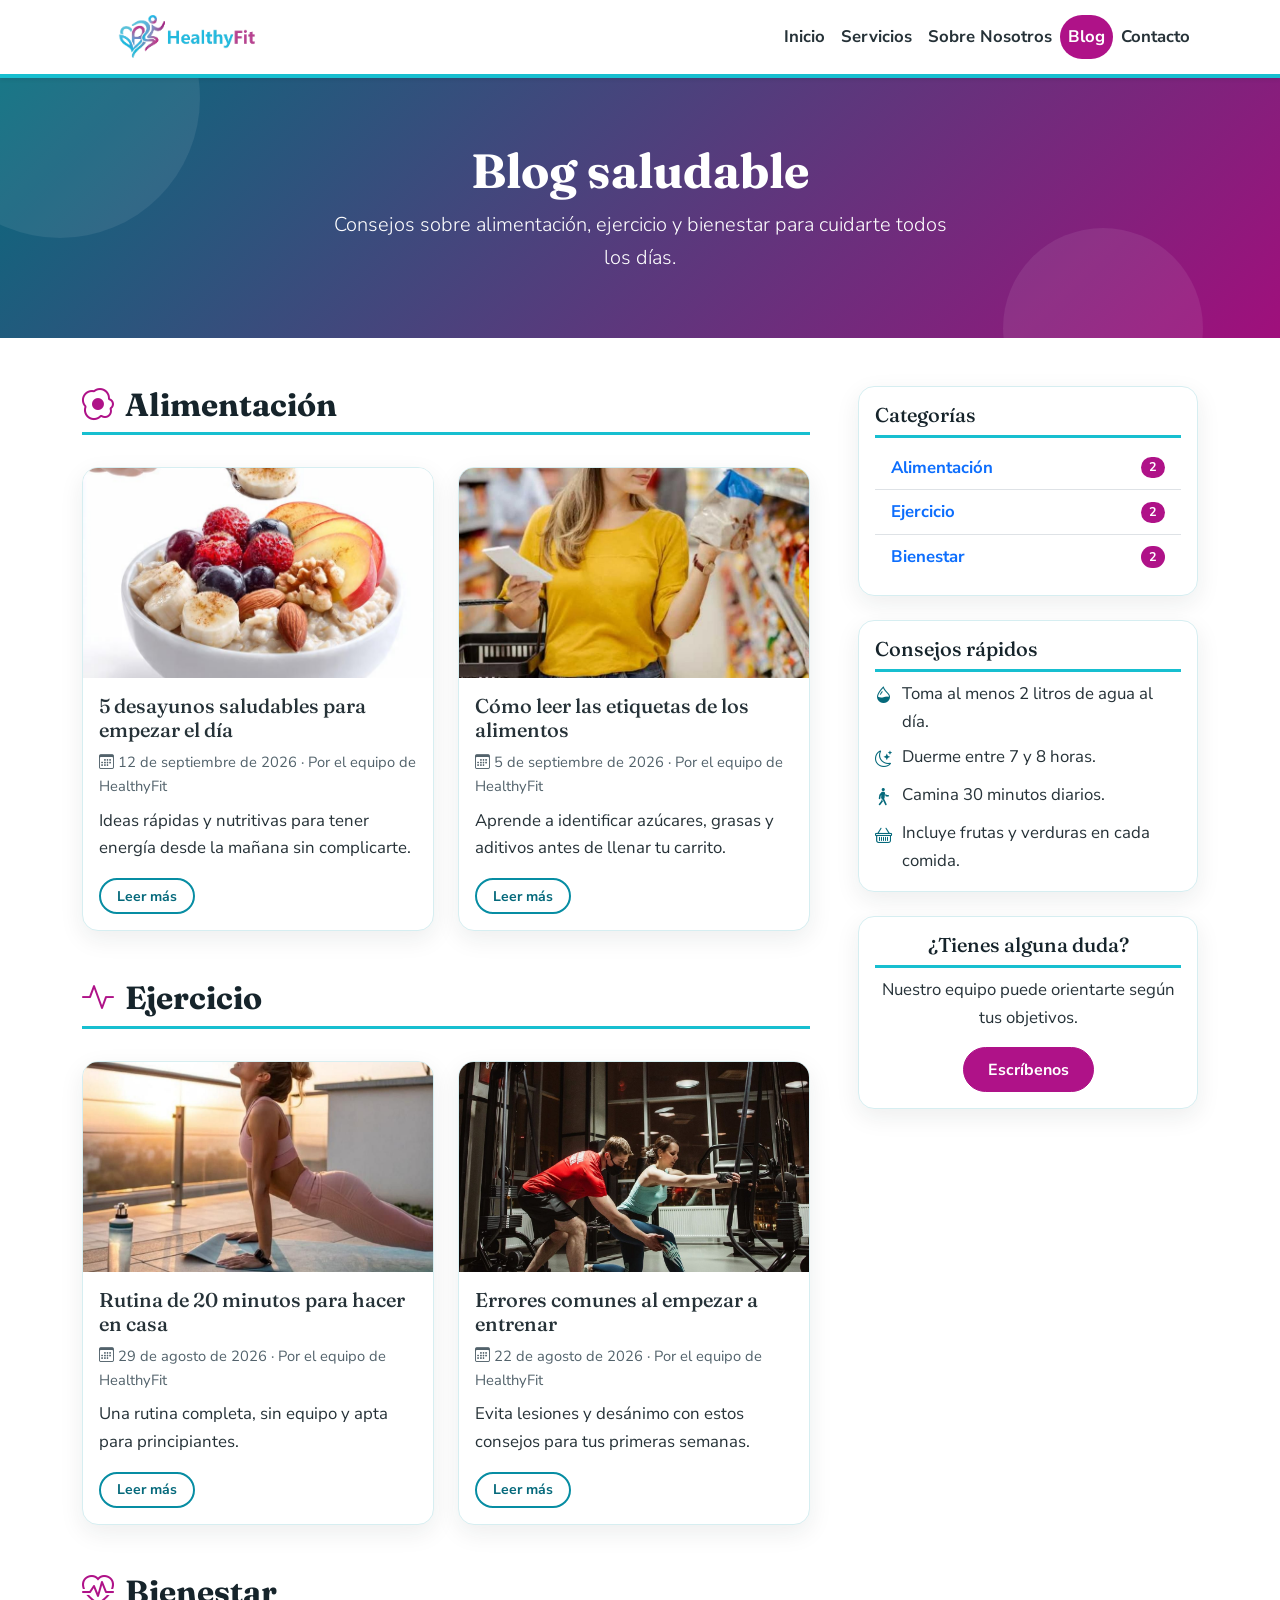
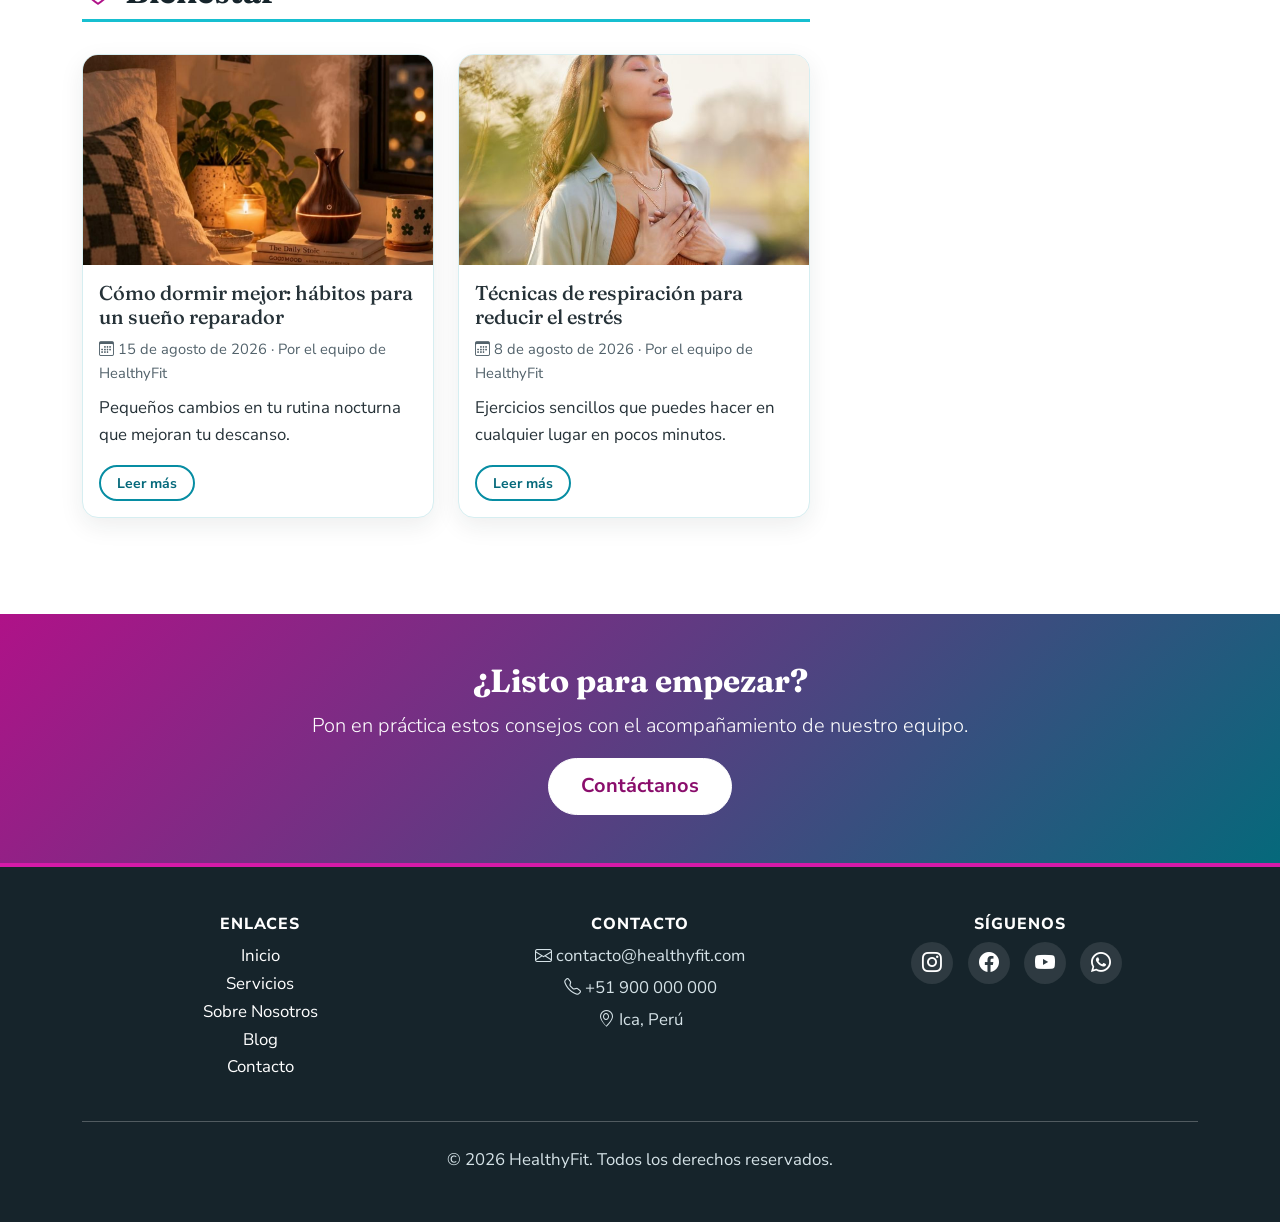
<file: blog.html>
<!DOCTYPE html>
<html lang="es">

<head>
    <meta charset="UTF-8">
    <meta name="viewport" content="width=device-width, initial-scale=1.0">
    <meta name="description" content="Blog de HealthyFit con consejos de alimentación, ejercicio y bienestar para cuidarte todos los días.">
    <meta name="theme-color" content="#17BFD0">
    <title>Blog | HealthyFit: Entrenamiento Personalizado, Nutrición y Bienestar</title>
    <link rel="icon" type="image/png" href="logo/icono.png">

    <!-- Tipografías de Google Fonts: Fraunces (títulos) y Nunito Sans (texto) -->
    <link rel="preconnect" href="https://fonts.googleapis.com">
    <link rel="preconnect" href="https://fonts.gstatic.com" crossorigin>
    <link href="https://fonts.googleapis.com/css2?family=Fraunces:opsz,wght@9..144,600;9..144,700&family=Nunito+Sans:wght@400;600;700;800&display=swap" rel="stylesheet">

    <!-- Bootstrap (cuadrícula, botones, menú) e iconos de Bootstrap -->
    <link href="https://cdn.jsdelivr.net/npm/bootstrap@5.3.8/dist/css/bootstrap.min.css" rel="stylesheet">
    <link rel="stylesheet" href="https://cdn.jsdelivr.net/npm/bootstrap-icons@1.13.1/font/bootstrap-icons.min.css">

    <!-- Estilos propios: primero los generales y después los de esta página -->
    <link rel="stylesheet" href="css/style.css">
    <link rel="stylesheet" href="css/blog.css">
</head>

<body>

    <a class="salto-contenido" href="#contenido">Saltar al contenido</a>

    <!-- ===== MENÚ: queda fijo arriba (sticky-top) y en celular se pliega en el botón hamburguesa ===== -->
    <header class="sticky-top">
        <nav class="navbar navbar-expand-lg shadow-sm" aria-label="Menú principal">
            <div class="container">
                <a class="navbar-brand" href="index.html"><img src="logo/logo_entregable_LISTO_1_-removebg-preview.png" alt="HealthyFit, ir al inicio" width="184" height="45"></a>

                <button class="navbar-toggler" type="button" data-bs-toggle="collapse" data-bs-target="#menuPrincipal" aria-controls="menuPrincipal" aria-expanded="false" aria-label="Mostrar menú">
                    <span class="navbar-toggler-icon"></span>
                </button>

                <div class="collapse navbar-collapse" id="menuPrincipal">
                    <ul class="navbar-nav ms-auto">
                        <li class="nav-item"><a class="nav-link" href="index.html">Inicio</a></li>
                        <li class="nav-item"><a class="nav-link" href="servicios.html">Servicios</a></li>
                        <li class="nav-item"><a class="nav-link" href="nosotros.html">Sobre Nosotros</a></li>
                        <li class="nav-item"><a class="nav-link active" aria-current="page" href="blog.html">Blog</a></li>
                        <li class="nav-item"><a class="nav-link" href="contacto.html">Contacto</a></li>
                    </ul>
                </div>
            </div>
        </nav>
    </header>


    <main id="contenido">

        <!-- ===== BANNER DE TÍTULO ===== -->
        <section class="encabezado-pagina py-5">
            <div class="container py-3">
                <h1 class="display-5 fw-bold">Blog saludable</h1>
                <p class="lead mb-0">Consejos sobre alimentación, ejercicio y bienestar para cuidarte todos los días.</p>
            </div>
        </section>


        <!-- ===== ARTÍCULOS (8 columnas) Y BARRA LATERAL (4 columnas) ===== -->
        <div class="container py-5 seccion-blog">
            <div class="row g-5">

                <!-- Artículos: 3 categorías, 2 tarjetas cada una (row-cols-md-2 = 2 por fila) -->
                <div class="col-lg-8">
                    <section id="alimentacion" class="mb-5">
                        <h2><i class="bi bi-egg-fried" aria-hidden="true"></i> Alimentación</h2>
                        <div class="row row-cols-1 row-cols-md-2 g-4 mt-1">
                            <div class="col">
                                <article class="card tarjeta-blog h-100">
                                    <img src="img/desayuno.jpg" class="card-img-top" alt="Plato de desayuno saludable con avena, fruta y frutos secos" width="736" height="736" loading="lazy">
                                    <div class="card-body">
                                        <h3 class="h5 card-title">5 desayunos saludables para empezar el día</h3>
                                        <p class="small meta mb-2"><i class="bi bi-calendar3" aria-hidden="true"></i> <time datetime="2026-09-12">12 de septiembre de 2026</time> · Por el equipo de HealthyFit</p>
                                        <p class="card-text">Ideas rápidas y nutritivas para tener energía desde la mañana sin complicarte.</p>
                                        <!-- Texto oculto que se despliega con el botón (collapse de Bootstrap) -->
                                        <div class="collapse" id="leer1">
                                            <p>Un buen desayuno combina proteínas, fibra y grasas saludables. Prueba avena con fruta y frutos secos, huevos con pan integral o yogur natural con semillas.</p>
                                            <p>Prepara lo que puedas la noche anterior: así ahorras tiempo y evitas saltarte la primera comida del día.</p>
                                        </div>
                                        <button class="btn btn-marca-borde btn-sm" type="button" data-bs-toggle="collapse" data-bs-target="#leer1" aria-expanded="false" aria-controls="leer1">Leer más</button>
                                    </div>
                                </article>
                            </div>

                            <div class="col">
                                <article class="card tarjeta-blog h-100">
                                    <img src="img/mercado.jpg" class="card-img-top" alt="Persona leyendo la etiqueta nutricional de un producto en el supermercado" width="1080" height="1080" loading="lazy">
                                    <div class="card-body">
                                        <h3 class="h5 card-title">Cómo leer las etiquetas de los alimentos</h3>
                                        <p class="small meta mb-2"><i class="bi bi-calendar3" aria-hidden="true"></i> <time datetime="2026-09-05">5 de septiembre de 2026</time> · Por el equipo de HealthyFit</p>
                                        <p class="card-text">Aprende a identificar azúcares, grasas y aditivos antes de llenar tu carrito.</p>
                                        <!-- Texto oculto que se despliega con el botón (collapse de Bootstrap) -->
                                        <div class="collapse" id="leer2">
                                            <p>Mira primero la lista de ingredientes: los primeros son los que están en mayor cantidad. Si el azúcar aparece entre los primeros, conviene elegir otra opción.</p>
                                            <p>Compara siempre los valores por 100 g, no por porción, para que la comparación sea justa entre productos.</p>
                                        </div>
                                        <button class="btn btn-marca-borde btn-sm" type="button" data-bs-toggle="collapse" data-bs-target="#leer2" aria-expanded="false" aria-controls="leer2">Leer más</button>
                                    </div>
                                </article>
                            </div>
                        </div>
                    </section>

                    <section id="ejercicio" class="mb-5">
                        <h2><i class="bi bi-activity" aria-hidden="true"></i> Ejercicio</h2>
                        <div class="row row-cols-1 row-cols-md-2 g-4 mt-1">
                            <div class="col">
                                <article class="card tarjeta-blog h-100">
                                    <img src="img/ejercicio-casa.jpg" class="card-img-top" alt="Mujer haciendo ejercicios en casa sobre una colchoneta" width="1080" height="1080" loading="lazy">
                                    <div class="card-body">
                                        <h3 class="h5 card-title">Rutina de 20 minutos para hacer en casa</h3>
                                        <p class="small meta mb-2"><i class="bi bi-calendar3" aria-hidden="true"></i> <time datetime="2026-08-29">29 de agosto de 2026</time> · Por el equipo de HealthyFit</p>
                                        <p class="card-text">Una rutina completa, sin equipo y apta para principiantes.</p>
                                        <!-- Texto oculto que se despliega con el botón (collapse de Bootstrap) -->
                                        <div class="collapse" id="leer3">
                                            <p>Alterna 40 segundos de trabajo con 20 de descanso: sentadillas, planchas, zancadas y flexiones apoyando las rodillas. Repite el circuito tres veces.</p>
                                            <p>Calienta cinco minutos antes y estira al terminar. La constancia importa más que la intensidad.</p>
                                        </div>
                                        <button class="btn btn-marca-borde btn-sm" type="button" data-bs-toggle="collapse" data-bs-target="#leer3" aria-expanded="false" aria-controls="leer3">Leer más</button>
                                    </div>
                                </article>
                            </div>

                            <div class="col">
                                <article class="card tarjeta-blog h-100">
                                    <img src="img/entrenador-corrigiendo.jpg" class="card-img-top" alt="Entrenador corrigiendo la postura de una persona en el gimnasio" width="1200" height="1200" loading="lazy">
                                    <div class="card-body">
                                        <h3 class="h5 card-title">Errores comunes al empezar a entrenar</h3>
                                        <p class="small meta mb-2"><i class="bi bi-calendar3" aria-hidden="true"></i> <time datetime="2026-08-22">22 de agosto de 2026</time> · Por el equipo de HealthyFit</p>
                                        <p class="card-text">Evita lesiones y desánimo con estos consejos para tus primeras semanas.</p>
                                        <!-- Texto oculto que se despliega con el botón (collapse de Bootstrap) -->
                                        <div class="collapse" id="leer4">
                                            <p>Querer hacerlo todo el primer día es el error más frecuente. Empieza con poco y aumenta la carga de forma gradual.</p>
                                            <p>Descuidar el calentamiento, la técnica y el descanso también aumenta el riesgo de lesión. Si tienes dudas, pide orientación a un entrenador.</p>
                                        </div>
                                        <button class="btn btn-marca-borde btn-sm" type="button" data-bs-toggle="collapse" data-bs-target="#leer4" aria-expanded="false" aria-controls="leer4">Leer más</button>
                                    </div>
                                </article>
                            </div>
                        </div>
                    </section>

                    <section id="bienestar" class="mb-5">
                        <h2><i class="bi bi-heart-pulse" aria-hidden="true"></i> Bienestar</h2>
                        <div class="row row-cols-1 row-cols-md-2 g-4 mt-1">
                            <div class="col">
                                <article class="card tarjeta-blog h-100">
                                    <img src="img/dormitorio.jpg" class="card-img-top" alt="Dormitorio tranquilo con luz tenue para descansar" width="1080" height="941" loading="lazy">
                                    <div class="card-body">
                                        <h3 class="h5 card-title">Cómo dormir mejor: hábitos para un sueño reparador</h3>
                                        <p class="small meta mb-2"><i class="bi bi-calendar3" aria-hidden="true"></i> <time datetime="2026-08-15">15 de agosto de 2026</time> · Por el equipo de HealthyFit</p>
                                        <p class="card-text">Pequeños cambios en tu rutina nocturna que mejoran tu descanso.</p>
                                        <!-- Texto oculto que se despliega con el botón (collapse de Bootstrap) -->
                                        <div class="collapse" id="leer5">
                                            <p>Acuéstate y levántate a la misma hora todos los días y evita las pantallas al menos una hora antes de dormir.</p>
                                            <p>Mantén el cuarto oscuro y fresco, y evita la cafeína por la tarde. Dormir bien también ayuda a tus resultados en el entrenamiento.</p>
                                        </div>
                                        <button class="btn btn-marca-borde btn-sm" type="button" data-bs-toggle="collapse" data-bs-target="#leer5" aria-expanded="false" aria-controls="leer5">Leer más</button>
                                    </div>
                                </article>
                            </div>

                            <div class="col">
                                <article class="card tarjeta-blog h-100">
                                    <img src="img/respiracion.jpg" class="card-img-top" alt="Persona sentada practicando respiración consciente al aire libre" width="680" height="600" loading="lazy">
                                    <div class="card-body">
                                        <h3 class="h5 card-title">Técnicas de respiración para reducir el estrés</h3>
                                        <p class="small meta mb-2"><i class="bi bi-calendar3" aria-hidden="true"></i> <time datetime="2026-08-08">8 de agosto de 2026</time> · Por el equipo de HealthyFit</p>
                                        <p class="card-text">Ejercicios sencillos que puedes hacer en cualquier lugar en pocos minutos.</p>
                                        <!-- Texto oculto que se despliega con el botón (collapse de Bootstrap) -->
                                        <div class="collapse" id="leer6">
                                            <p>Prueba la respiración 4-4-6: inhala contando hasta cuatro, sostén cuatro segundos y exhala durante seis. Repite durante tres minutos.</p>
                                            <p>Practicarla a diario ayuda a calmar la mente y a recuperar la concentración en momentos de tensión.</p>
                                        </div>
                                        <button class="btn btn-marca-borde btn-sm" type="button" data-bs-toggle="collapse" data-bs-target="#leer6" aria-expanded="false" aria-controls="leer6">Leer más</button>
                                    </div>
                                </article>
                            </div>
                        </div>
                    </section>
                </div>

                <!-- Barra lateral: se queda fija al bajar (sticky-lg-top) -->
                <aside class="col-lg-4">
                    <div class="sticky-lg-top aside-blog">

                        <!-- Categorías con enlaces a cada sección -->
                        <div class="card tarjeta-valor mb-4">
                            <div class="card-body">
                                <h2 class="h5">Categorías</h2>
                                <ul class="list-group list-group-flush">
                                    <li class="list-group-item d-flex justify-content-between align-items-center"><a href="#alimentacion">Alimentación</a><span class="badge rounded-pill">2</span></li>
                                    <li class="list-group-item d-flex justify-content-between align-items-center"><a href="#ejercicio">Ejercicio</a><span class="badge rounded-pill">2</span></li>
                                    <li class="list-group-item d-flex justify-content-between align-items-center"><a href="#bienestar">Bienestar</a><span class="badge rounded-pill">2</span></li>
                                </ul>
                            </div>
                        </div>

                        <!-- Consejos rápidos -->
                        <div class="card tarjeta-valor mb-4">
                            <div class="card-body">
                                <h2 class="h5">Consejos rápidos</h2>
                                <ul class="list-unstyled consejos-rapidos mb-0">
                                    <li class="mb-2"><i class="bi bi-droplet-half" aria-hidden="true"></i> <span>Toma al menos 2 litros de agua al día.</span></li>
                                    <li class="mb-2"><i class="bi bi-moon-stars" aria-hidden="true"></i> <span>Duerme entre 7 y 8 horas.</span></li>
                                    <li class="mb-2"><i class="bi bi-person-walking" aria-hidden="true"></i> <span>Camina 30 minutos diarios.</span></li>
                                    <li><i class="bi bi-basket" aria-hidden="true"></i> <span>Incluye frutas y verduras en cada comida.</span></li>
                                </ul>
                            </div>
                        </div>

                        <!-- Invitación a escribir -->
                        <div class="card tarjeta-valor text-center">
                            <div class="card-body">
                                <h2 class="h5">¿Tienes alguna duda?</h2>
                                <p class="card-text">Nuestro equipo puede orientarte según tus objetivos.</p>
                                <a href="contacto.html" class="btn btn-marca">Escríbenos</a>
                            </div>
                        </div>

                    </div>
                </aside>

            </div>
        </div>

        <!-- ===== LLAMADO A LA ACCIÓN (franja de color con botón) ===== -->
        <section id="empezar" class="cta-final py-5">
            <div class="container">
                <h2>¿Listo para empezar?</h2>
                <p class="lead">Pon en práctica estos consejos con el acompañamiento de nuestro equipo.</p>
                <a href="contacto.html" class="btn btn-claro btn-lg">Contáctanos</a>
            </div>
        </section>
    </main>

    <!-- ===== PIE DE PÁGINA: 3 columnas (enlaces, contacto, redes) ===== -->
    <footer class="pie py-5">
        <div class="container">
            <div class="row g-4 justify-content-center text-center">
                <div class="col-12 col-md-4">
                    <h3>Enlaces</h3>
                    <ul class="list-unstyled">
                        <li><a href="index.html">Inicio</a></li>
                        <li><a href="servicios.html">Servicios</a></li>
                        <li><a href="nosotros.html">Sobre Nosotros</a></li>
                        <li><a href="blog.html">Blog</a></li>
                        <li><a href="contacto.html">Contacto</a></li>
                    </ul>
                </div>
                <div class="col-12 col-md-4">
                    <h3>Contacto</h3>
                    <p class="mb-1"><i class="bi bi-envelope" aria-hidden="true"></i> contacto@healthyfit.com</p>
                    <p class="mb-1"><i class="bi bi-telephone" aria-hidden="true"></i> +51 900 000 000</p>
                    <p class="mb-1"><i class="bi bi-geo-alt" aria-hidden="true"></i> Ica, Perú</p>
                </div>
                <div class="col-12 col-md-4">
                    <h3>Síguenos</h3>
                    <div class="redes d-flex justify-content-center gap-2">
                        <a href="https://www.instagram.com/healthyfit.pe/" class="fs-5" aria-label="Instagram"><i class="bi bi-instagram" aria-hidden="true"></i></a>
                        <a href="https://www.facebook.com/p/Healthy-Fit-61578308243487/" class="fs-5" aria-label="Facebook"><i class="bi bi-facebook" aria-hidden="true"></i></a>
                        <a href="https://www.youtube.com/channel/UCa_a0Wi_1_X09AUdmTHmXrQ" class="fs-5" aria-label="YouTube"><i class="bi bi-youtube" aria-hidden="true"></i></a>
                        <a href="https://wa.link/6nesq2" class="fs-5" aria-label="WhatsApp"><i class="bi bi-whatsapp" aria-hidden="true"></i></a>
                    </div>
                </div>
            </div>
            <hr class="my-4">
            <p class="text-center mb-0">© 2026 HealthyFit. Todos los derechos reservados.</p>
        </div>
    </footer>

    <!-- Bootstrap JS: hace funcionar el menú hamburguesa, el acordeón y los botones "Leer más" -->
    <script src="https://cdn.jsdelivr.net/npm/bootstrap@5.3.8/dist/js/bootstrap.bundle.min.js"></script>
    <!-- Código propio de esta página (carpeta js/) -->
    <script src="js/blog.js"></script>

</body>

</html>
</file>
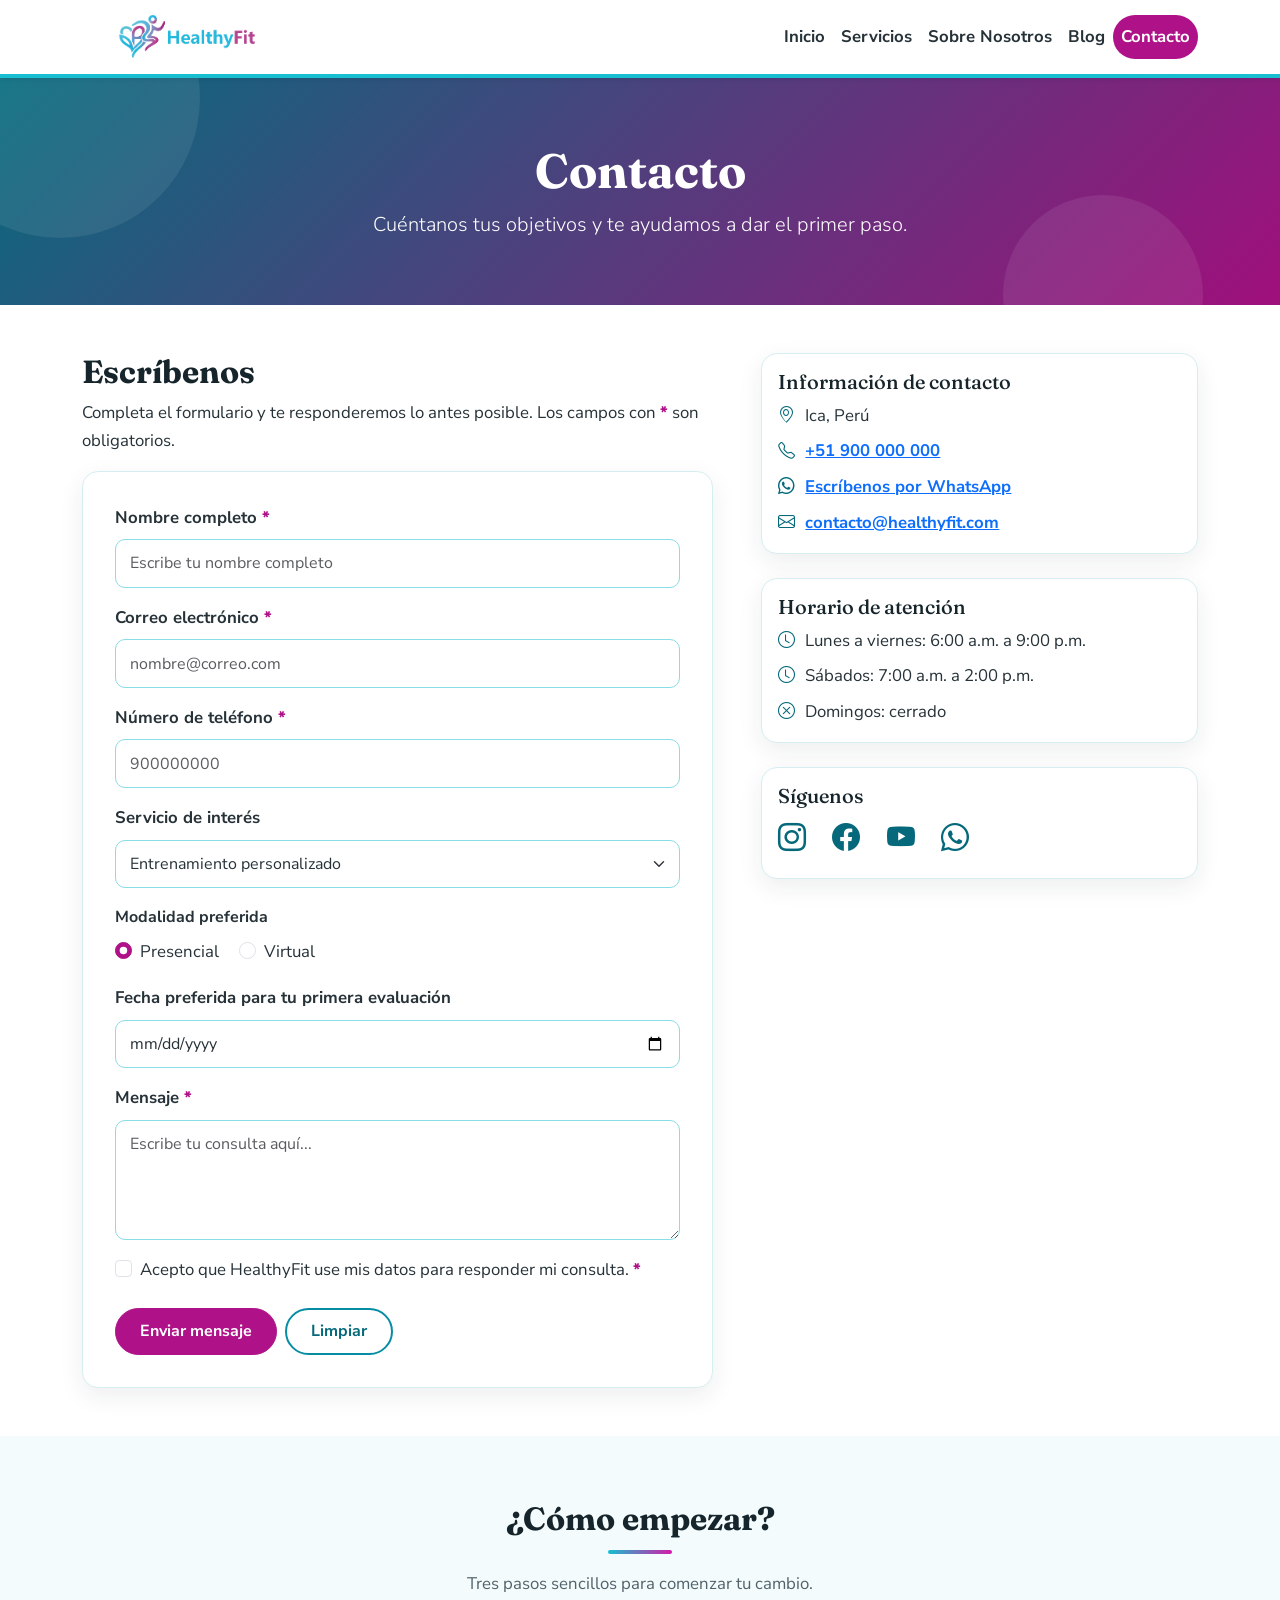
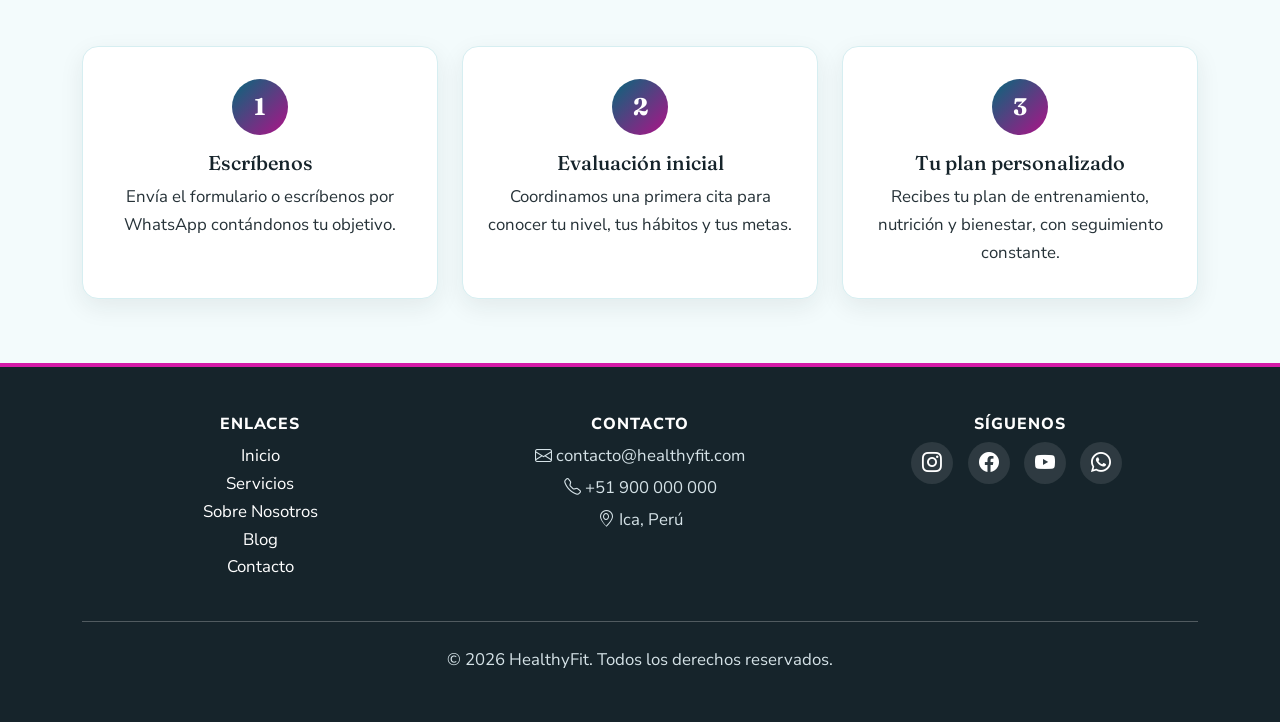
<file: contacto.html>
<!DOCTYPE html>
<html lang="es">

<head>
    <meta charset="UTF-8">
    <meta name="viewport" content="width=device-width, initial-scale=1.0">
    <meta name="description" content="Contáctanos para empezar tu plan de entrenamiento, nutrición y bienestar con HealthyFit. Escríbenos y te respondemos.">
    <meta name="theme-color" content="#17BFD0">
    <title>Contacto | HealthyFit: Entrenamiento Personalizado, Nutrición y Bienestar</title>
    <link rel="icon" type="image/png" href="logo/icono.png">

    <!-- Tipografías de Google Fonts: Fraunces (títulos) y Nunito Sans (texto) -->
    <link rel="preconnect" href="https://fonts.googleapis.com">
    <link rel="preconnect" href="https://fonts.gstatic.com" crossorigin>
    <link href="https://fonts.googleapis.com/css2?family=Fraunces:opsz,wght@9..144,600;9..144,700&family=Nunito+Sans:wght@400;600;700;800&display=swap" rel="stylesheet">

    <!-- Bootstrap (cuadrícula, botones, menú) e iconos de Bootstrap -->
    <link href="https://cdn.jsdelivr.net/npm/bootstrap@5.3.8/dist/css/bootstrap.min.css" rel="stylesheet">
    <link rel="stylesheet" href="https://cdn.jsdelivr.net/npm/bootstrap-icons@1.13.1/font/bootstrap-icons.min.css">

    <!-- Estilos propios: primero los generales y después los de esta página -->
    <link rel="stylesheet" href="css/style.css">
    <link rel="stylesheet" href="css/contacto.css">
</head>

<body>

    <a class="salto-contenido" href="#contenido">Saltar al contenido</a>

    <!-- ===== MENÚ: queda fijo arriba (sticky-top) y en celular se pliega en el botón hamburguesa ===== -->
    <header class="sticky-top">
        <nav class="navbar navbar-expand-lg shadow-sm" aria-label="Menú principal">
            <div class="container">
                <a class="navbar-brand" href="index.html"><img src="logo/logo_entregable_LISTO_1_-removebg-preview.png" alt="HealthyFit, ir al inicio" width="184" height="45"></a>

                <button class="navbar-toggler" type="button" data-bs-toggle="collapse" data-bs-target="#menuPrincipal" aria-controls="menuPrincipal" aria-expanded="false" aria-label="Mostrar menú">
                    <span class="navbar-toggler-icon"></span>
                </button>

                <div class="collapse navbar-collapse" id="menuPrincipal">
                    <ul class="navbar-nav ms-auto">
                        <li class="nav-item"><a class="nav-link" href="index.html">Inicio</a></li>
                        <li class="nav-item"><a class="nav-link" href="servicios.html">Servicios</a></li>
                        <li class="nav-item"><a class="nav-link" href="nosotros.html">Sobre Nosotros</a></li>
                        <li class="nav-item"><a class="nav-link" href="blog.html">Blog</a></li>
                        <li class="nav-item"><a class="nav-link active" aria-current="page" href="contacto.html">Contacto</a></li>
                    </ul>
                </div>
            </div>
        </nav>
    </header>


    <main id="contenido">

        <!-- ===== BANNER DE TÍTULO ===== -->
        <section class="encabezado-pagina py-5">
            <div class="container py-3">
                <h1 class="display-5 fw-bold">Contacto</h1>
                <p class="lead mb-0">Cuéntanos tus objetivos y te ayudamos a dar el primer paso.</p>
            </div>
        </section>


        <!-- ===== FORMULARIO (7 columnas) E INFORMACIÓN DE CONTACTO (5 columnas) ===== -->
        <section id="formulario" class="py-5">
            <div class="container">
                <div class="row g-5">

                    <!-- Formulario. data-netlify="true": solo envía mensajes si la página se publica en Netlify -->
                    <div class="col-lg-7">
                        <h2>Escríbenos</h2>
                        <p>Completa el formulario y te responderemos lo antes posible. Los campos con <span class="campo-obligatorio" aria-hidden="true">*</span> son obligatorios.</p>

                        <form class="formulario-contacto" name="contacto" method="POST" data-netlify="true">
                            <input type="hidden" name="form-name" value="contacto">

                            <!-- Datos personales (required = campo obligatorio; type="email" y pattern validan el formato) -->
                            <div class="mb-3">
                                <label for="nombre" class="form-label">Nombre completo <span class="campo-obligatorio" aria-hidden="true">*</span></label>
                                <input type="text" class="form-control" id="nombre" name="nombre" placeholder="Escribe tu nombre completo" autocomplete="name" required>
                            </div>
                            <div class="mb-3">
                                <label for="correo" class="form-label">Correo electrónico <span class="campo-obligatorio" aria-hidden="true">*</span></label>
                                <input type="email" class="form-control" id="correo" name="correo" placeholder="nombre@correo.com" autocomplete="email" required>
                            </div>
                            <div class="mb-3">
                                <label for="telefono" class="form-label">Número de teléfono <span class="campo-obligatorio" aria-hidden="true">*</span></label>
                                <input type="tel" class="form-control" id="telefono" name="telefono" placeholder="900000000" pattern="[0-9]{9}" title="Escribe un número de 9 dígitos" inputmode="numeric" autocomplete="tel" required>
                            </div>

                            <!-- Lista desplegable -->
                            <div class="mb-3">
                                <label for="servicio" class="form-label">Servicio de interés</label>
                                <select class="form-select" id="servicio" name="servicio">
                                    <option value="entrenamiento">Entrenamiento personalizado</option>
                                    <option value="nutricion">Nutrición</option>
                                    <option value="bienestar">Bienestar</option>
                                    <option value="otro">Otro / Aún no lo sé</option>
                                </select>
                            </div>

                            <!-- Botones de opción: solo se puede elegir uno -->
                            <fieldset class="mb-3">
                                <legend class="form-label fs-6">Modalidad preferida</legend>
                                <div class="form-check form-check-inline">
                                    <input class="form-check-input" type="radio" name="modalidad" id="presencial" value="presencial" checked>
                                    <label class="form-check-label" for="presencial">Presencial</label>
                                </div>
                                <div class="form-check form-check-inline">
                                    <input class="form-check-input" type="radio" name="modalidad" id="virtual" value="virtual">
                                    <label class="form-check-label" for="virtual">Virtual</label>
                                </div>
                            </fieldset>

                            <!-- Fecha (js/contacto.js impide elegir días pasados) -->
                            <div class="mb-3">
                                <label for="fecha" class="form-label">Fecha preferida para tu primera evaluación</label>
                                <input type="date" class="form-control" id="fecha" name="fecha">
                            </div>

                            <!-- Mensaje y aceptación de datos -->
                            <div class="mb-3">
                                <label for="mensaje" class="form-label">Mensaje <span class="campo-obligatorio" aria-hidden="true">*</span></label>
                                <textarea class="form-control" id="mensaje" name="mensaje" rows="4" placeholder="Escribe tu consulta aquí..." required></textarea>
                            </div>
                            <div class="form-check mb-4">
                                <input class="form-check-input" type="checkbox" id="acepto" name="acepto" required>
                                <label class="form-check-label" for="acepto">Acepto que HealthyFit use mis datos para responder mi consulta. <span class="campo-obligatorio" aria-hidden="true">*</span></label>
                            </div>

                            <div class="d-flex flex-wrap gap-2">
                                <button type="submit" class="btn btn-marca">Enviar mensaje</button>
                                <button type="reset" class="btn btn-marca-borde">Limpiar</button>
                            </div>
                        </form>
                    </div>

                    <!-- Información de contacto: 3 tarjetas apiladas -->
                    <aside class="col-lg-5">
                        <div class="card tarjeta-valor info-contacto mb-4">
                            <div class="card-body">
                                <h2 class="h5">Información de contacto</h2>
                                <ul class="list-unstyled mb-0">
                                    <li class="mb-2"><i class="bi bi-geo-alt" aria-hidden="true"></i> Ica, Perú</li>
                                    <li class="mb-2"><i class="bi bi-telephone" aria-hidden="true"></i> <a href="tel:+51900000000">+51 900 000 000</a></li>
                                    <li class="mb-2"><i class="bi bi-whatsapp" aria-hidden="true"></i> <a href="https://wa.me/51900000000">Escríbenos por WhatsApp</a></li>
                                    <li><i class="bi bi-envelope" aria-hidden="true"></i> <a href="mailto:contacto@healthyfit.com">contacto@healthyfit.com</a></li>
                                </ul>
                            </div>
                        </div>

                        <div class="card tarjeta-valor info-contacto mb-4">
                            <div class="card-body">
                                <h2 class="h5">Horario de atención</h2>
                                <ul class="list-unstyled mb-0">
                                    <li class="mb-2"><i class="bi bi-clock" aria-hidden="true"></i> Lunes a viernes: 6:00 a.m. a 9:00 p.m.</li>
                                    <li class="mb-2"><i class="bi bi-clock" aria-hidden="true"></i> Sábados: 7:00 a.m. a 2:00 p.m.</li>
                                    <li><i class="bi bi-x-circle" aria-hidden="true"></i> Domingos: cerrado</li>
                                </ul>
                            </div>
                        </div>

                        <div class="card tarjeta-valor info-contacto">
                            <div class="card-body">
                                <h2 class="h5">Síguenos</h2>
                                <div class="redes">
                                    <a href="https://www.instagram.com/healthyfit.pe/" class="fs-3 me-3" aria-label="Instagram"><i class="bi bi-instagram" aria-hidden="true"></i></a>
                                    <a href="https://www.facebook.com/p/Healthy-Fit-61578308243487/" class="fs-3 me-3" aria-label="Facebook"><i class="bi bi-facebook" aria-hidden="true"></i></a>
                                    <a href="https://www.youtube.com/channel/UCa_a0Wi_1_X09AUdmTHmXrQ" class="fs-3 me-3" aria-label="YouTube"><i class="bi bi-youtube" aria-hidden="true"></i></a>
                                    <a href="https://wa.link/6nesq2" class="fs-3" aria-label="WhatsApp"><i class="bi bi-whatsapp" aria-hidden="true"></i></a>
                                </div>
                            </div>
                        </div>
                    </aside>

                </div>
            </div>
        </section>


        <!-- ===== CÓMO EMPEZAR: 3 pasos numerados ===== -->
        <section id="como-empezar" class="py-5 fondo-suave">
            <div class="container py-3">
                <h2 class="titulo-seccion">¿Cómo empezar?</h2>
                <p class="subtitulo-seccion mt-3">Tres pasos sencillos para comenzar tu cambio.</p>

                <div class="row g-4 text-center">
                    <div class="col-md-4">
                        <article class="paso">
                            <span class="paso-numero">1</span>
                            <h3 class="h5 mt-3">Escríbenos</h3>
                            <p class="mb-0">Envía el formulario o escríbenos por WhatsApp contándonos tu objetivo.</p>
                        </article>
                    </div>

                    <div class="col-md-4">
                        <article class="paso">
                            <span class="paso-numero">2</span>
                            <h3 class="h5 mt-3">Evaluación inicial</h3>
                            <p class="mb-0">Coordinamos una primera cita para conocer tu nivel, tus hábitos y tus metas.</p>
                        </article>
                    </div>

                    <div class="col-md-4">
                        <article class="paso">
                            <span class="paso-numero">3</span>
                            <h3 class="h5 mt-3">Tu plan personalizado</h3>
                            <p class="mb-0">Recibes tu plan de entrenamiento, nutrición y bienestar, con seguimiento constante.</p>
                        </article>
                    </div>
                </div>
            </div>
        </section>
    </main>

    <!-- ===== PIE DE PÁGINA: 3 columnas (enlaces, contacto, redes) ===== -->
    <footer class="pie py-5">
        <div class="container">
            <div class="row g-4 justify-content-center text-center">
                <div class="col-12 col-md-4">
                    <h3>Enlaces</h3>
                    <ul class="list-unstyled">
                        <li><a href="index.html">Inicio</a></li>
                        <li><a href="servicios.html">Servicios</a></li>
                        <li><a href="nosotros.html">Sobre Nosotros</a></li>
                        <li><a href="blog.html">Blog</a></li>
                        <li><a href="contacto.html">Contacto</a></li>
                    </ul>
                </div>
                <div class="col-12 col-md-4">
                    <h3>Contacto</h3>
                    <p class="mb-1"><i class="bi bi-envelope" aria-hidden="true"></i> contacto@healthyfit.com</p>
                    <p class="mb-1"><i class="bi bi-telephone" aria-hidden="true"></i> +51 900 000 000</p>
                    <p class="mb-1"><i class="bi bi-geo-alt" aria-hidden="true"></i> Ica, Perú</p>
                </div>
                <div class="col-12 col-md-4">
                    <h3>Síguenos</h3>
                    <div class="redes d-flex justify-content-center gap-2">
                        <a href="#" class="fs-5" aria-label="Instagram"><i class="bi bi-instagram" aria-hidden="true"></i></a>
                        <a href="#" class="fs-5" aria-label="Facebook"><i class="bi bi-facebook" aria-hidden="true"></i></a>
                        <a href="#" class="fs-5" aria-label="YouTube"><i class="bi bi-youtube" aria-hidden="true"></i></a>
                        <a href="#" class="fs-5" aria-label="WhatsApp"><i class="bi bi-whatsapp" aria-hidden="true"></i></a>
                    </div>
                </div>
            </div>
            <hr class="my-4">
            <p class="text-center mb-0">© 2026 HealthyFit. Todos los derechos reservados.</p>
        </div>
    </footer>

    <!-- Bootstrap JS: hace funcionar el menú hamburguesa, el acordeón y los botones "Leer más" -->
    <script src="https://cdn.jsdelivr.net/npm/bootstrap@5.3.8/dist/js/bootstrap.bundle.min.js"></script>
    <!-- Código propio de esta página (carpeta js/) -->
    <script src="js/contacto.js"></script>

</body>

</html>
</file>
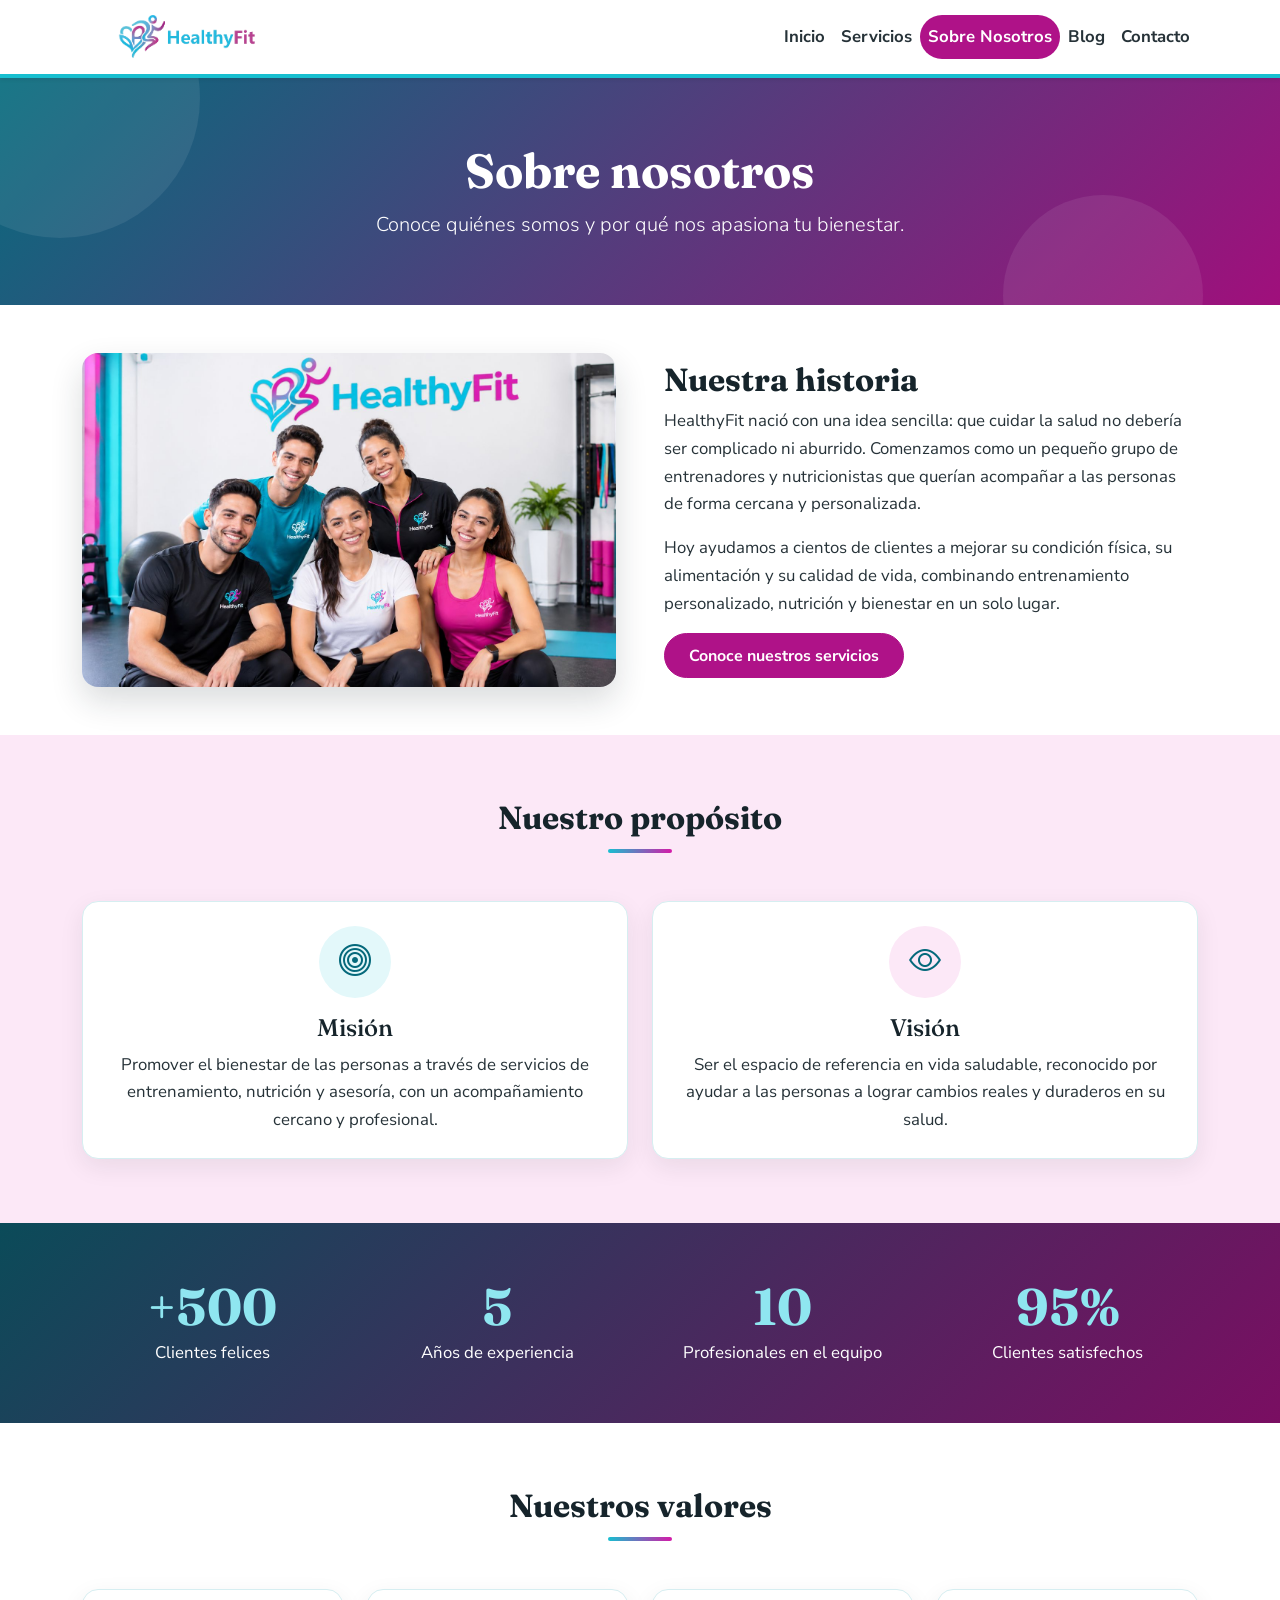
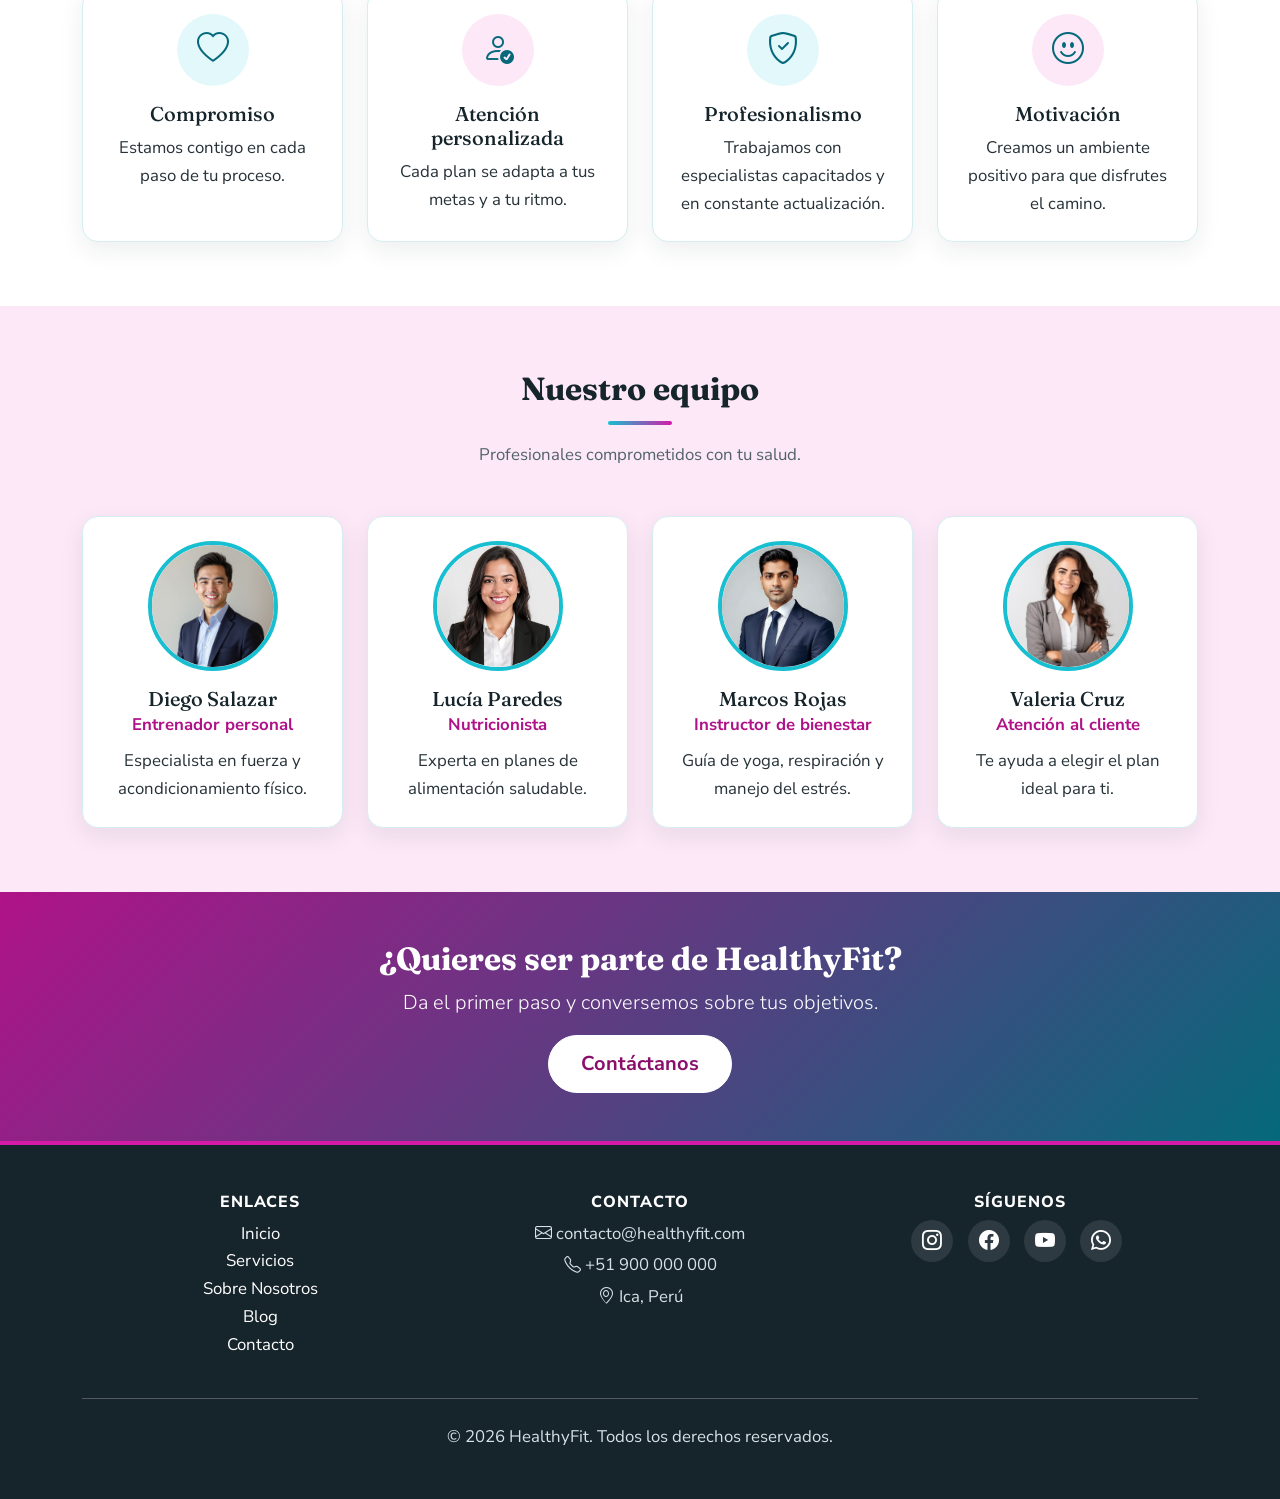
<file: nosotros.html>
<!DOCTYPE html>
<html lang="es">

<head>
    <meta charset="UTF-8">
    <meta name="viewport" content="width=device-width, initial-scale=1.0">
    <meta name="description" content="Conoce la historia, la misión y el equipo de HealthyFit: entrenadores y nutricionistas comprometidos con tu bienestar.">
    <meta name="theme-color" content="#17BFD0">
    <title>Sobre Nosotros | HealthyFit: Entrenamiento Personalizado, Nutrición y Bienestar</title>
    <link rel="icon" type="image/png" href="logo/icono.png">

    <!-- Tipografías de Google Fonts: Fraunces (títulos) y Nunito Sans (texto) -->
    <link rel="preconnect" href="https://fonts.googleapis.com">
    <link rel="preconnect" href="https://fonts.gstatic.com" crossorigin>
    <link href="https://fonts.googleapis.com/css2?family=Fraunces:opsz,wght@9..144,600;9..144,700&family=Nunito+Sans:wght@400;600;700;800&display=swap" rel="stylesheet">

    <!-- Bootstrap (cuadrícula, botones, menú) e iconos de Bootstrap -->
    <link href="https://cdn.jsdelivr.net/npm/bootstrap@5.3.8/dist/css/bootstrap.min.css" rel="stylesheet">
    <link rel="stylesheet" href="https://cdn.jsdelivr.net/npm/bootstrap-icons@1.13.1/font/bootstrap-icons.min.css">

    <!-- Estilos propios: primero los generales y después los de esta página -->
    <link rel="stylesheet" href="css/style.css">
    <link rel="stylesheet" href="css/nosotros.css">
</head>

<body>

    <a class="salto-contenido" href="#contenido">Saltar al contenido</a>

    <!-- ===== MENÚ: queda fijo arriba (sticky-top) y en celular se pliega en el botón hamburguesa ===== -->
    <header class="sticky-top">
        <nav class="navbar navbar-expand-lg shadow-sm" aria-label="Menú principal">
            <div class="container">
                <a class="navbar-brand" href="index.html"><img src="logo/logo_entregable_LISTO_1_-removebg-preview.png" alt="HealthyFit, ir al inicio" width="184" height="45"></a>

                <button class="navbar-toggler" type="button" data-bs-toggle="collapse" data-bs-target="#menuPrincipal" aria-controls="menuPrincipal" aria-expanded="false" aria-label="Mostrar menú">
                    <span class="navbar-toggler-icon"></span>
                </button>

                <div class="collapse navbar-collapse" id="menuPrincipal">
                    <ul class="navbar-nav ms-auto">
                        <li class="nav-item"><a class="nav-link" href="index.html">Inicio</a></li>
                        <li class="nav-item"><a class="nav-link" href="servicios.html">Servicios</a></li>
                        <li class="nav-item"><a class="nav-link active" aria-current="page" href="nosotros.html">Sobre Nosotros</a></li>
                        <li class="nav-item"><a class="nav-link" href="blog.html">Blog</a></li>
                        <li class="nav-item"><a class="nav-link" href="contacto.html">Contacto</a></li>
                    </ul>
                </div>
            </div>
        </nav>
    </header>


    <main id="contenido">

        <!-- ===== BANNER DE TÍTULO ===== -->
        <section class="encabezado-pagina py-5">
            <div class="container py-3">
                <h1 class="display-5 fw-bold">Sobre nosotros</h1>
                <p class="lead mb-0">Conoce quiénes somos y por qué nos apasiona tu bienestar.</p>
            </div>
        </section>


        <!-- ===== 1. NUESTRA HISTORIA: foto + texto en dos columnas ===== -->
        <section id="historia" class="py-5">
            <div class="container">
                <div class="row align-items-center g-5">
                    <div class="col-lg-6">
                        <img src="img/grupo.jpg" class="img-destacada" alt="Equipo de HealthyFit reunido en el gimnasio" width="1600" height="901" loading="lazy">
                    </div>
                    <div class="col-lg-6">
                        <h2>Nuestra historia</h2>
                        <p>HealthyFit nació con una idea sencilla: que cuidar la salud no debería ser complicado ni aburrido. Comenzamos como un pequeño grupo de entrenadores y nutricionistas que querían acompañar a las personas de forma cercana y personalizada.</p>
                        <p>Hoy ayudamos a cientos de clientes a mejorar su condición física, su alimentación y su calidad de vida, combinando entrenamiento personalizado, nutrición y bienestar en un solo lugar.</p>
                        <a href="servicios.html" class="btn btn-marca">Conoce nuestros servicios</a>
                    </div>
                </div>
            </div>
        </section>


        <!-- ===== 2. MISIÓN Y VISIÓN: 2 tarjetas (col-md-6 = mitad y mitad) ===== -->
        <section id="proposito" class="servicio-alterno py-5">
            <div class="container py-3">
                <h2 class="titulo-seccion mb-5">Nuestro propósito</h2>

                <div class="row g-4">
                    <div class="col-md-6">
                        <article class="card tarjeta-valor h-100 text-center">
                            <div class="card-body p-4">
                                <span class="icono-circulo"><i class="bi bi-bullseye" aria-hidden="true"></i></span>
                                <h3 class="h4 mt-3">Misión</h3>
                                <p class="card-text mb-0">Promover el bienestar de las personas a través de servicios de entrenamiento, nutrición y asesoría, con un acompañamiento cercano y profesional.</p>
                            </div>
                        </article>
                    </div>

                    <div class="col-md-6">
                        <article class="card tarjeta-valor h-100 text-center">
                            <div class="card-body p-4">
                                <span class="icono-circulo magenta"><i class="bi bi-eye" aria-hidden="true"></i></span>
                                <h3 class="h4 mt-3">Visión</h3>
                                <p class="card-text mb-0">Ser el espacio de referencia en vida saludable, reconocido por ayudar a las personas a lograr cambios reales y duraderos en su salud.</p>
                            </div>
                        </article>
                    </div>
                </div>
            </div>
        </section>


        <!-- ===== 3. HEALTHYFIT EN CIFRAS: 4 números (2 por fila en celular, 4 en pantalla grande) ===== -->
        <section id="cifras" class="cifras py-5">
            <div class="container py-2">
                <h2 class="visually-hidden">HealthyFit en cifras</h2>
                <div class="row g-4">
                    <div class="col-6 col-md-3">
                        <p class="cifra-numero">+500</p>
                        <p class="mb-0">Clientes felices</p>
                    </div>
                    <div class="col-6 col-md-3">
                        <p class="cifra-numero">5</p>
                        <p class="mb-0">Años de experiencia</p>
                    </div>
                    <div class="col-6 col-md-3">
                        <p class="cifra-numero">10</p>
                        <p class="mb-0">Profesionales en el equipo</p>
                    </div>
                    <div class="col-6 col-md-3">
                        <p class="cifra-numero">95%</p>
                        <p class="mb-0">Clientes satisfechos</p>
                    </div>
                </div>
            </div>
        </section>


        <!-- ===== 4. NUESTROS VALORES: 4 tarjetas (1 por fila en celular, 2 en tablet, 4 en pantalla grande) ===== -->
        <section id="valores" class="py-5">
            <div class="container py-3">
                <h2 class="titulo-seccion mb-5">Nuestros valores</h2>

                <div class="row g-4">
                    <div class="col-sm-6 col-lg-3">
                        <article class="card tarjeta-valor h-100 text-center">
                            <div class="card-body p-4">
                                <span class="icono-circulo"><i class="bi bi-heart" aria-hidden="true"></i></span>
                                <h3 class="h5 mt-3">Compromiso</h3>
                                <p class="card-text mb-0">Estamos contigo en cada paso de tu proceso.</p>
                            </div>
                        </article>
                    </div>

                    <div class="col-sm-6 col-lg-3">
                        <article class="card tarjeta-valor h-100 text-center">
                            <div class="card-body p-4">
                                <span class="icono-circulo magenta"><i class="bi bi-person-check" aria-hidden="true"></i></span>
                                <h3 class="h5 mt-3">Atención personalizada</h3>
                                <p class="card-text mb-0">Cada plan se adapta a tus metas y a tu ritmo.</p>
                            </div>
                        </article>
                    </div>

                    <div class="col-sm-6 col-lg-3">
                        <article class="card tarjeta-valor h-100 text-center">
                            <div class="card-body p-4">
                                <span class="icono-circulo"><i class="bi bi-shield-check" aria-hidden="true"></i></span>
                                <h3 class="h5 mt-3">Profesionalismo</h3>
                                <p class="card-text mb-0">Trabajamos con especialistas capacitados y en constante actualización.</p>
                            </div>
                        </article>
                    </div>

                    <div class="col-sm-6 col-lg-3">
                        <article class="card tarjeta-valor h-100 text-center">
                            <div class="card-body p-4">
                                <span class="icono-circulo magenta"><i class="bi bi-emoji-smile" aria-hidden="true"></i></span>
                                <h3 class="h5 mt-3">Motivación</h3>
                                <p class="card-text mb-0">Creamos un ambiente positivo para que disfrutes el camino.</p>
                            </div>
                        </article>
                    </div>
                </div>
            </div>
        </section>


        <!-- ===== 5. NUESTRO EQUIPO: 4 integrantes con foto circular ===== -->
        <section id="equipo" class="servicio-alterno py-5">
            <div class="container py-3">
                <h2 class="titulo-seccion">Nuestro equipo</h2>
                <p class="subtitulo-seccion mt-3">Profesionales comprometidos con tu salud.</p>

                <div class="row g-4">
                    <div class="col-sm-6 col-lg-3">
                        <article class="card miembro-equipo text-center">
                            <div class="card-body p-4">
                                <img src="img/empresario.jpg" class="rounded-circle mb-3" alt="Retrato de Diego Salazar, entrenador personal" width="1200" height="1200" loading="lazy">
                                <h3 class="h5 mb-0">Diego Salazar</h3>
                                <p class="rol-equipo">Entrenador personal</p>
                                <p class="card-text mb-0">Especialista en fuerza y acondicionamiento físico.</p>
                            </div>
                        </article>
                    </div>

                    <div class="col-sm-6 col-lg-3">
                        <article class="card miembro-equipo text-center">
                            <div class="card-body p-4">
                                <img src="img/empresaria-chica.jpg" class="rounded-circle mb-3" alt="Retrato de Lucía Paredes, nutricionista" width="937" height="976" loading="lazy">
                                <h3 class="h5 mb-0">Lucía Paredes</h3>
                                <p class="rol-equipo">Nutricionista</p>
                                <p class="card-text mb-0">Experta en planes de alimentación saludable.</p>
                            </div>
                        </article>
                    </div>

                    <div class="col-sm-6 col-lg-3">
                        <article class="card miembro-equipo text-center">
                            <div class="card-body p-4">
                                <img src="img/empresario-hombre.jpg" class="rounded-circle mb-3" alt="Retrato de Marcos Rojas, instructor de yoga y bienestar" width="676" height="736" loading="lazy">
                                <h3 class="h5 mb-0">Marcos Rojas</h3>
                                <p class="rol-equipo">Instructor de bienestar</p>
                                <p class="card-text mb-0">Guía de yoga, respiración y manejo del estrés.</p>
                            </div>
                        </article>
                    </div>

                    <div class="col-sm-6 col-lg-3">
                        <article class="card miembro-equipo text-center">
                            <div class="card-body p-4">
                                <img src="img/empresaria.jpg" class="rounded-circle mb-3" alt="Retrato de Valeria Cruz, coordinadora de atención al cliente" width="553" height="565" loading="lazy">
                                <h3 class="h5 mb-0">Valeria Cruz</h3>
                                <p class="rol-equipo">Atención al cliente</p>
                                <p class="card-text mb-0">Te ayuda a elegir el plan ideal para ti.</p>
                            </div>
                        </article>
                    </div>
                </div>
            </div>
        </section>

        <!-- ===== LLAMADO A LA ACCIÓN (franja de color con botón) ===== -->
        <section id="empezar" class="cta-final py-5">
            <div class="container">
                <h2>¿Quieres ser parte de HealthyFit?</h2>
                <p class="lead">Da el primer paso y conversemos sobre tus objetivos.</p>
                <a href="contacto.html" class="btn btn-claro btn-lg">Contáctanos</a>
            </div>
        </section>
    </main>

    <!-- ===== PIE DE PÁGINA: 3 columnas (enlaces, contacto, redes) ===== -->
    <footer class="pie py-5">
        <div class="container">
            <div class="row g-4 justify-content-center text-center">
                <div class="col-12 col-md-4">
                    <h3>Enlaces</h3>
                    <ul class="list-unstyled">
                        <li><a href="index.html">Inicio</a></li>
                        <li><a href="servicios.html">Servicios</a></li>
                        <li><a href="nosotros.html">Sobre Nosotros</a></li>
                        <li><a href="blog.html">Blog</a></li>
                        <li><a href="contacto.html">Contacto</a></li>
                    </ul>
                </div>
                <div class="col-12 col-md-4">
                    <h3>Contacto</h3>
                    <p class="mb-1"><i class="bi bi-envelope" aria-hidden="true"></i> contacto@healthyfit.com</p>
                    <p class="mb-1"><i class="bi bi-telephone" aria-hidden="true"></i> +51 900 000 000</p>
                    <p class="mb-1"><i class="bi bi-geo-alt" aria-hidden="true"></i> Ica, Perú</p>
                </div>
                <div class="col-12 col-md-4">
                    <h3>Síguenos</h3>
                    <div class="redes d-flex justify-content-center gap-2">
                        <a href="https://www.instagram.com/healthyfit.pe/" class="fs-5" aria-label="Instagram"><i class="bi bi-instagram" aria-hidden="true"></i></a>
                        <a href="https://www.facebook.com/p/Healthy-Fit-61578308243487/" class="fs-5" aria-label="Facebook"><i class="bi bi-facebook" aria-hidden="true"></i></a>
                        <a href="https://www.youtube.com/channel/UCa_a0Wi_1_X09AUdmTHmXrQ" class="fs-5" aria-label="YouTube"><i class="bi bi-youtube" aria-hidden="true"></i></a>
                        <a href="https://wa.link/6nesq2" class="fs-5" aria-label="WhatsApp"><i class="bi bi-whatsapp" aria-hidden="true"></i></a>
                    </div>
                </div>
            </div>
            <hr class="my-4">
            <p class="text-center mb-0">© 2026 HealthyFit. Todos los derechos reservados.</p>
        </div>
    </footer>

    <!-- Bootstrap JS: hace funcionar el menú hamburguesa, el acordeón y los botones "Leer más" -->
    <script src="https://cdn.jsdelivr.net/npm/bootstrap@5.3.8/dist/js/bootstrap.bundle.min.js"></script>

</body>

</html>
</file>
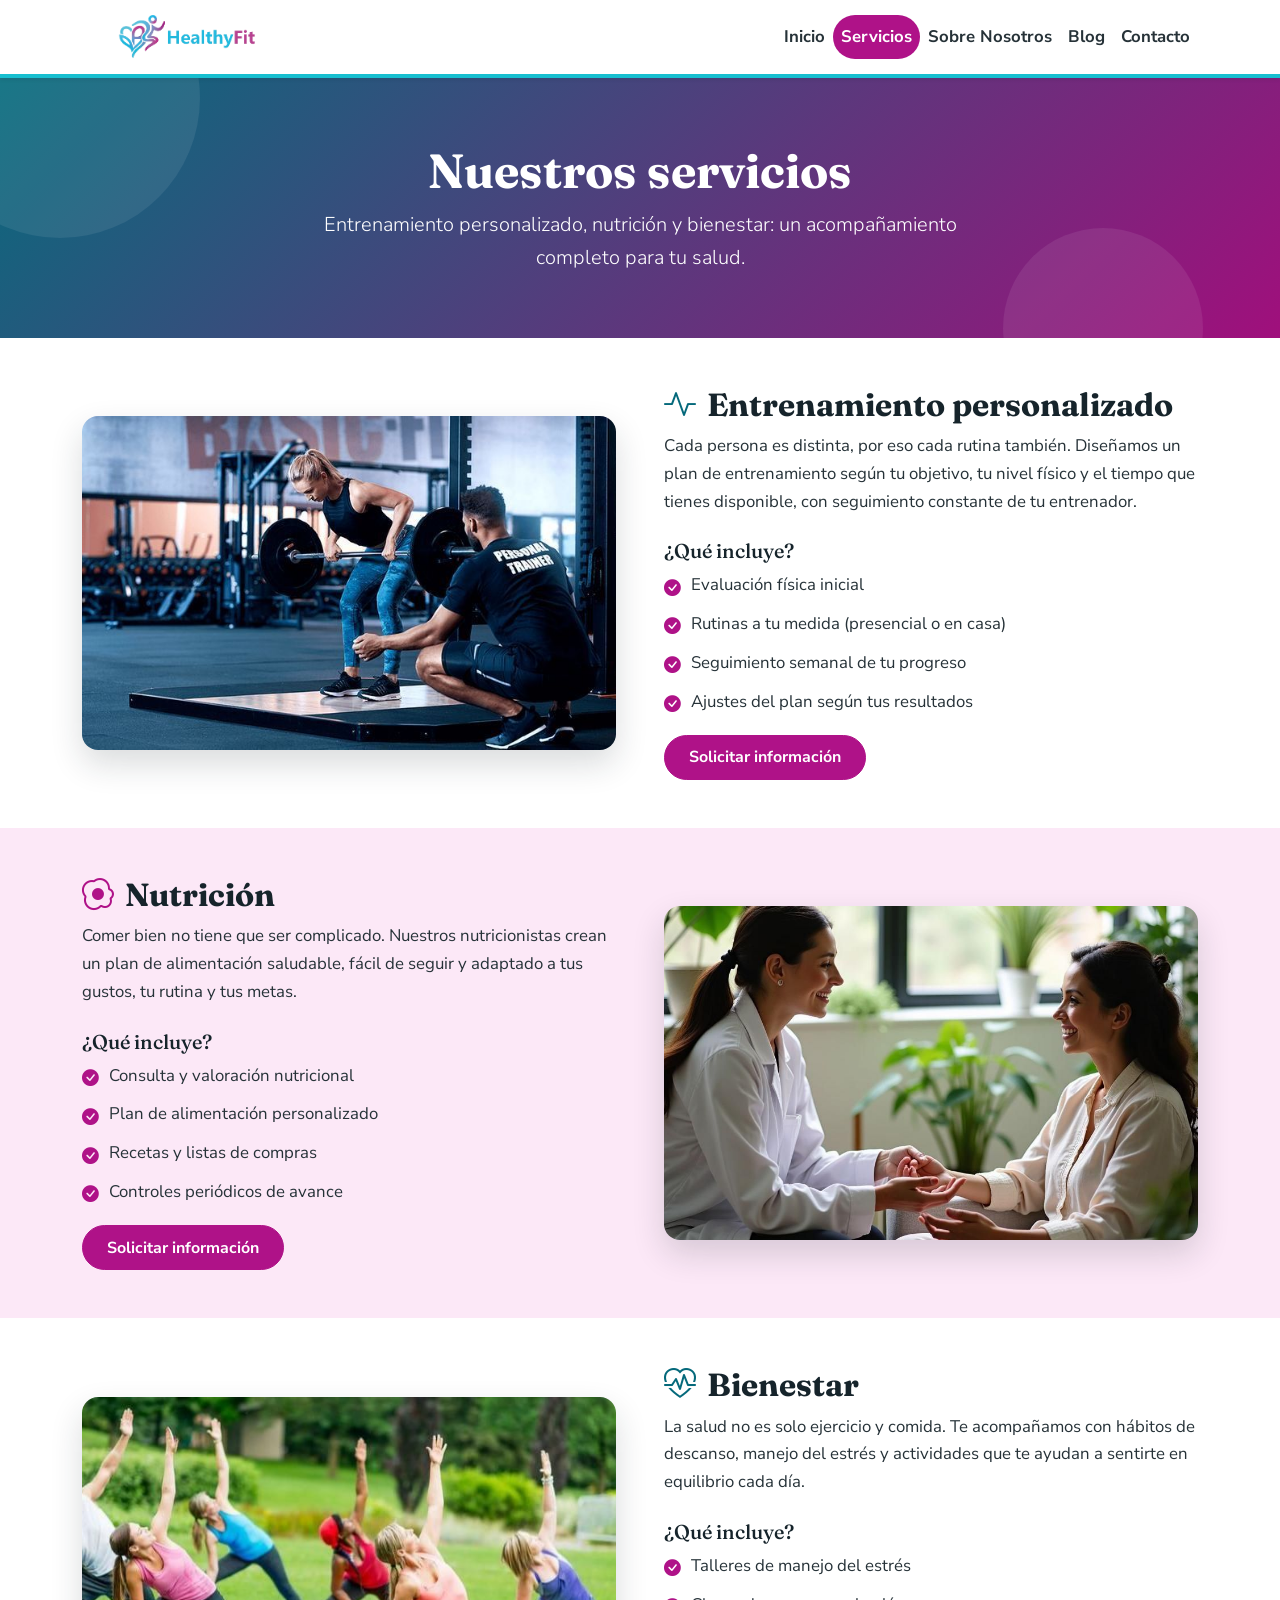
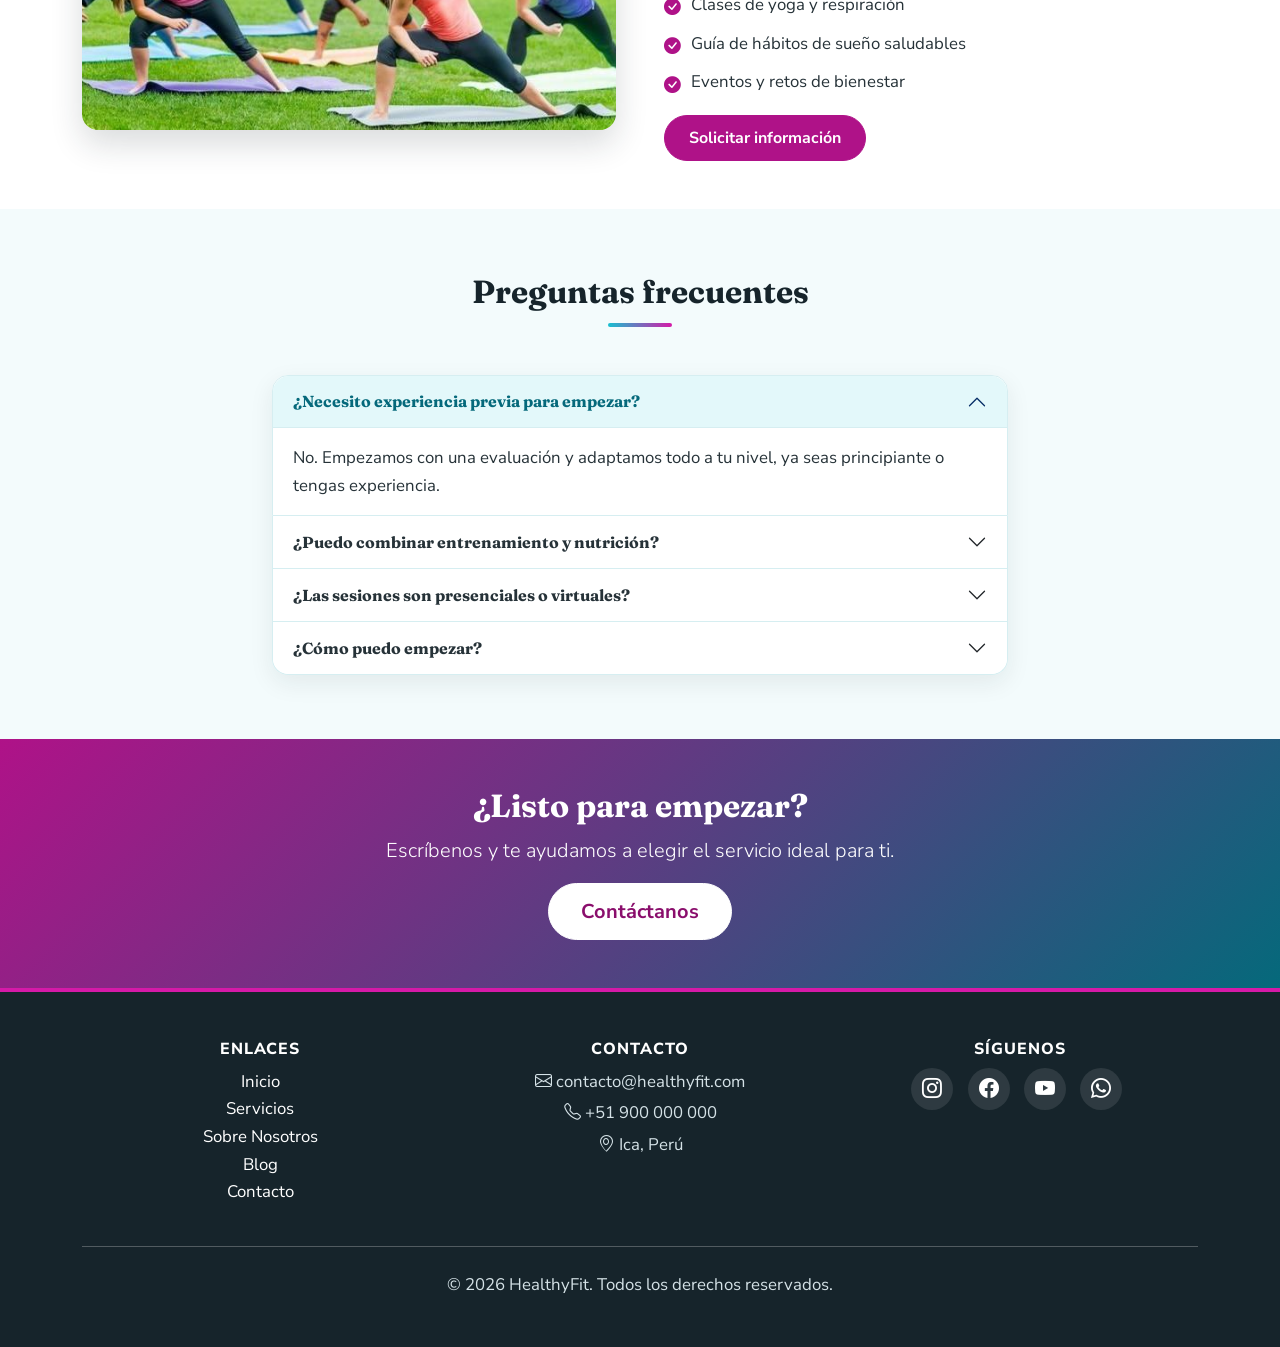
<file: servicios.html>
<!DOCTYPE html>
<html lang="es">

<head>
    <meta charset="UTF-8">
    <meta name="viewport" content="width=device-width, initial-scale=1.0">
    <meta name="description" content="Conoce los servicios de HealthyFit: entrenamiento personalizado, asesoría en nutrición y programas de bienestar para mejorar tu salud.">
    <meta name="theme-color" content="#17BFD0">
    <title>Servicios | HealthyFit: Entrenamiento Personalizado, Nutrición y Bienestar</title>
    <link rel="icon" type="image/png" href="logo/icono.png">

    <!-- Tipografías de Google Fonts: Fraunces (títulos) y Nunito Sans (texto) -->
    <link rel="preconnect" href="https://fonts.googleapis.com">
    <link rel="preconnect" href="https://fonts.gstatic.com" crossorigin>
    <link href="https://fonts.googleapis.com/css2?family=Fraunces:opsz,wght@9..144,600;9..144,700&family=Nunito+Sans:wght@400;600;700;800&display=swap" rel="stylesheet">

    <!-- Bootstrap (cuadrícula, botones, menú) e iconos de Bootstrap -->
    <link href="https://cdn.jsdelivr.net/npm/bootstrap@5.3.8/dist/css/bootstrap.min.css" rel="stylesheet">
    <link rel="stylesheet" href="https://cdn.jsdelivr.net/npm/bootstrap-icons@1.13.1/font/bootstrap-icons.min.css">

    <!-- Estilos propios: primero los generales y después los de esta página -->
    <link rel="stylesheet" href="css/style.css">
    <link rel="stylesheet" href="css/servicios.css">
</head>

<body>

    <a class="salto-contenido" href="#contenido">Saltar al contenido</a>

    <!-- ===== MENÚ: queda fijo arriba (sticky-top) y en celular se pliega en el botón hamburguesa ===== -->
    <header class="sticky-top">
        <nav class="navbar navbar-expand-lg shadow-sm" aria-label="Menú principal">
            <div class="container">
                <a class="navbar-brand" href="index.html"><img src="logo/logo_entregable_LISTO_1_-removebg-preview.png" alt="HealthyFit, ir al inicio" width="184" height="45"></a>

                <button class="navbar-toggler" type="button" data-bs-toggle="collapse" data-bs-target="#menuPrincipal" aria-controls="menuPrincipal" aria-expanded="false" aria-label="Mostrar menú">
                    <span class="navbar-toggler-icon"></span>
                </button>

                <div class="collapse navbar-collapse" id="menuPrincipal">
                    <ul class="navbar-nav ms-auto">
                        <li class="nav-item"><a class="nav-link" href="index.html">Inicio</a></li>
                        <li class="nav-item"><a class="nav-link active" aria-current="page" href="servicios.html">Servicios</a></li>
                        <li class="nav-item"><a class="nav-link" href="nosotros.html">Sobre Nosotros</a></li>
                        <li class="nav-item"><a class="nav-link" href="blog.html">Blog</a></li>
                        <li class="nav-item"><a class="nav-link" href="contacto.html">Contacto</a></li>
                    </ul>
                </div>
            </div>
        </nav>
    </header>


    <main id="contenido">

        <!-- ===== BANNER DE TÍTULO ===== -->
        <section class="encabezado-pagina py-5">
            <div class="container py-3">
                <h1 class="display-5 fw-bold">Nuestros servicios</h1>
                <p class="lead mb-0">Entrenamiento personalizado, nutrición y bienestar: un acompañamiento completo para tu salud.</p>
            </div>
        </section>


        <!-- ===== 1. ENTRENAMIENTO PERSONALIZADO ===== -->
        <section id="entrenamiento" class="servicio-detalle py-5">
            <div class="container">
                <div class="row align-items-center g-5">
                    <!-- Foto -->
                    <div class="col-lg-6">
                        <img src="img/rutina-ejercicios.jpg" class="img-destacada" alt="Entrenador personal guiando a una clienta en una rutina de ejercicios" width="736" height="414" loading="lazy">
                    </div>
                    <!-- Texto y lista -->
                    <div class="col-lg-6">
                        <h2><i class="bi bi-activity" aria-hidden="true"></i> Entrenamiento personalizado</h2>
                        <p>Cada persona es distinta, por eso cada rutina también. Diseñamos un plan de entrenamiento según tu objetivo, tu nivel físico y el tiempo que tienes disponible, con seguimiento constante de tu entrenador.</p>
                        <h3 class="h5 mt-4">¿Qué incluye?</h3>
                        <ul class="list-unstyled lista-incluye">
                            <li><i class="bi bi-check-circle-fill" aria-hidden="true"></i> <span>Evaluación física inicial</span></li>
                            <li><i class="bi bi-check-circle-fill" aria-hidden="true"></i> <span>Rutinas a tu medida (presencial o en casa)</span></li>
                            <li><i class="bi bi-check-circle-fill" aria-hidden="true"></i> <span>Seguimiento semanal de tu progreso</span></li>
                            <li><i class="bi bi-check-circle-fill" aria-hidden="true"></i> <span>Ajustes del plan según tus resultados</span></li>
                        </ul>
                        <a href="contacto.html" class="btn btn-marca">Solicitar información</a>
                    </div>
                </div>
            </div>
        </section>


        <!-- ===== 2. NUTRICIÓN (fondo rosa, foto a la derecha) ===== -->
        <section id="nutricion" class="servicio-detalle servicio-alterno py-5">
            <div class="container">
                <div class="row align-items-center g-5">
                    <!-- Foto (order-lg-2 la pasa a la derecha en pantallas grandes) -->
                    <div class="col-lg-6 order-lg-2">
                        <img src="img/doctora.jpg" class="img-destacada" alt="Nutricionista explicando un plan de alimentación saludable a una paciente" width="1024" height="588" loading="lazy">
                    </div>
                    <!-- Texto y lista -->
                    <div class="col-lg-6 order-lg-1">
                        <h2><i class="bi bi-egg-fried" aria-hidden="true"></i> Nutrición</h2>
                        <p>Comer bien no tiene que ser complicado. Nuestros nutricionistas crean un plan de alimentación saludable, fácil de seguir y adaptado a tus gustos, tu rutina y tus metas.</p>
                        <h3 class="h5 mt-4">¿Qué incluye?</h3>
                        <ul class="list-unstyled lista-incluye">
                            <li><i class="bi bi-check-circle-fill" aria-hidden="true"></i> <span>Consulta y valoración nutricional</span></li>
                            <li><i class="bi bi-check-circle-fill" aria-hidden="true"></i> <span>Plan de alimentación personalizado</span></li>
                            <li><i class="bi bi-check-circle-fill" aria-hidden="true"></i> <span>Recetas y listas de compras</span></li>
                            <li><i class="bi bi-check-circle-fill" aria-hidden="true"></i> <span>Controles periódicos de avance</span></li>
                        </ul>
                        <a href="contacto.html" class="btn btn-marca">Solicitar información</a>
                    </div>
                </div>
            </div>
        </section>


        <!-- ===== 3. BIENESTAR ===== -->
        <section id="bienestar" class="servicio-detalle py-5">
            <div class="container">
                <div class="row align-items-center g-5">
                    <!-- Foto -->
                    <div class="col-lg-6">
                        <img src="img/yoga.jpg" class="img-destacada" alt="Grupo de personas practicando yoga y respiración" width="735" height="374" loading="lazy">
                    </div>
                    <!-- Texto y lista -->
                    <div class="col-lg-6">
                        <h2><i class="bi bi-heart-pulse" aria-hidden="true"></i> Bienestar</h2>
                        <p>La salud no es solo ejercicio y comida. Te acompañamos con hábitos de descanso, manejo del estrés y actividades que te ayudan a sentirte en equilibrio cada día.</p>
                        <h3 class="h5 mt-4">¿Qué incluye?</h3>
                        <ul class="list-unstyled lista-incluye">
                            <li><i class="bi bi-check-circle-fill" aria-hidden="true"></i> <span>Talleres de manejo del estrés</span></li>
                            <li><i class="bi bi-check-circle-fill" aria-hidden="true"></i> <span>Clases de yoga y respiración</span></li>
                            <li><i class="bi bi-check-circle-fill" aria-hidden="true"></i> <span>Guía de hábitos de sueño saludables</span></li>
                            <li><i class="bi bi-check-circle-fill" aria-hidden="true"></i> <span>Eventos y retos de bienestar</span></li>
                        </ul>
                        <a href="contacto.html" class="btn btn-marca">Solicitar información</a>
                    </div>
                </div>
            </div>
        </section>


        <!-- ===== PREGUNTAS FRECUENTES: acordeón de Bootstrap (solo una respuesta abierta a la vez) ===== -->
        <section id="preguntas" class="py-5 fondo-suave">
            <div class="container py-3">
                <h2 class="titulo-seccion mb-5">Preguntas frecuentes</h2>

                <div class="row justify-content-center">
                    <aside class="col-lg-8">
                        <div class="accordion" id="acordeonPreguntas">
                            <div class="accordion-item">
                                <h3 class="accordion-header">
                                    <button class="accordion-button" type="button" data-bs-toggle="collapse" data-bs-target="#pregunta1" aria-expanded="true" aria-controls="pregunta1">¿Necesito experiencia previa para empezar?</button>
                                </h3>
                                <div id="pregunta1" class="accordion-collapse collapse show" data-bs-parent="#acordeonPreguntas">
                                    <div class="accordion-body">No. Empezamos con una evaluación y adaptamos todo a tu nivel, ya seas principiante o tengas experiencia.</div>
                                </div>
                            </div>
                            <div class="accordion-item">
                                <h3 class="accordion-header">
                                    <button class="accordion-button collapsed" type="button" data-bs-toggle="collapse" data-bs-target="#pregunta2" aria-expanded="false" aria-controls="pregunta2">¿Puedo combinar entrenamiento y nutrición?</button>
                                </h3>
                                <div id="pregunta2" class="accordion-collapse collapse" data-bs-parent="#acordeonPreguntas">
                                    <div class="accordion-body">Sí. Combinar ambos servicios mejora los resultados, porque tu entrenador y tu nutricionista trabajan con el mismo objetivo.</div>
                                </div>
                            </div>
                            <div class="accordion-item">
                                <h3 class="accordion-header">
                                    <button class="accordion-button collapsed" type="button" data-bs-toggle="collapse" data-bs-target="#pregunta3" aria-expanded="false" aria-controls="pregunta3">¿Las sesiones son presenciales o virtuales?</button>
                                </h3>
                                <div id="pregunta3" class="accordion-collapse collapse" data-bs-parent="#acordeonPreguntas">
                                    <div class="accordion-body">Ofrecemos ambas modalidades. Puedes elegir la que mejor se adapte a tu horario y a tu comodidad.</div>
                                </div>
                            </div>
                            <div class="accordion-item">
                                <h3 class="accordion-header">
                                    <button class="accordion-button collapsed" type="button" data-bs-toggle="collapse" data-bs-target="#pregunta4" aria-expanded="false" aria-controls="pregunta4">¿Cómo puedo empezar?</button>
                                </h3>
                                <div id="pregunta4" class="accordion-collapse collapse" data-bs-parent="#acordeonPreguntas">
                                    <div class="accordion-body">Escríbenos desde la página de <a href="contacto.html">Contacto</a> y te responderemos para coordinar tu primera evaluación.</div>
                                </div>
                            </div>
                        </div>
                    </aside>
                </div>
            </div>
        </section>

        <!-- ===== LLAMADO A LA ACCIÓN (franja de color con botón) ===== -->
        <section id="empezar" class="cta-final py-5">
            <div class="container">
                <h2>¿Listo para empezar?</h2>
                <p class="lead">Escríbenos y te ayudamos a elegir el servicio ideal para ti.</p>
                <a href="contacto.html" class="btn btn-claro btn-lg">Contáctanos</a>
            </div>
        </section>
    </main>

    <!-- ===== PIE DE PÁGINA: 3 columnas (enlaces, contacto, redes) ===== -->
    <footer class="pie py-5">
        <div class="container">
            <div class="row g-4 justify-content-center text-center">
                <div class="col-12 col-md-4">
                    <h3>Enlaces</h3>
                    <ul class="list-unstyled">
                        <li><a href="index.html">Inicio</a></li>
                        <li><a href="servicios.html">Servicios</a></li>
                        <li><a href="nosotros.html">Sobre Nosotros</a></li>
                        <li><a href="blog.html">Blog</a></li>
                        <li><a href="contacto.html">Contacto</a></li>
                    </ul>
                </div>
                <div class="col-12 col-md-4">
                    <h3>Contacto</h3>
                    <p class="mb-1"><i class="bi bi-envelope" aria-hidden="true"></i> contacto@healthyfit.com</p>
                    <p class="mb-1"><i class="bi bi-telephone" aria-hidden="true"></i> +51 900 000 000</p>
                    <p class="mb-1"><i class="bi bi-geo-alt" aria-hidden="true"></i> Ica, Perú</p>
                </div>
                <div class="col-12 col-md-4">
                    <h3>Síguenos</h3>
                    <div class="redes d-flex justify-content-center gap-2">
                        <a href=https://www.instagram.com/healthyfit.pe/"#" class="fs-5" aria-label="Instagram"><i class="bi bi-instagram" aria-hidden="true"></i></a>
                        <a href="https://www.facebook.com/p/Healthy-Fit-61578308243487/" class="fs-5" aria-label="Facebook"><i class="bi bi-facebook" aria-hidden="true"></i></a>
                        <a href="https://www.youtube.com/channel/UCa_a0Wi_1_X09AUdmTHmXrQ" class="fs-5" aria-label="YouTube"><i class="bi bi-youtube" aria-hidden="true"></i></a>
                        <a href="https://wa.link/6nesq2" class="fs-5" aria-label="WhatsApp"><i class="bi bi-whatsapp" aria-hidden="true"></i></a>
                    </div>
                </div>
            </div>
            <hr class="my-4">
            <p class="text-center mb-0">© 2026 HealthyFit. Todos los derechos reservados.</p>
        </div>
    </footer>

    <!-- Bootstrap JS: hace funcionar el menú hamburguesa, el acordeón y los botones "Leer más" -->
    <script src="https://cdn.jsdelivr.net/npm/bootstrap@5.3.8/dist/js/bootstrap.bundle.min.js"></script>

</body>

</html>
</file>
<file: css/style.css>
/* =====================================================
   HEALTHYFIT · ESTILOS GENERALES (se cargan en TODAS las páginas)
   Índice:  1. Colores y base   2. Menú   3. Botones
            4. Encabezado, títulos y llamado a la acción
            5. Tarjetas e iconos   6. Imagen destacada
            7. Pie de página   8. Accesibilidad
   ===================================================== */


/* ---------- 1. COLORES Y BASE ----------
   Aquí se definen los colores UNA sola vez; en el resto del CSS se usan con var(--nombre).
   Si quieres cambiar la paleta, solo cambias estos valores. */
:root {
    --magenta: #D51AA8;
    --magenta-osc: #AF1288;
    --magenta-prof: #8A0E6C;
    --cian: #17BFD0;
    --cian-osc: #078DA3;
    --cian-txt: #05697B;
    --cian-suave: #E3F8FA;
    --rosa-suave: #FCE8F7;
    --texto: #263238;
    --texto-suave: #52626B;
    --oscuro: #16242B;
    --radio: 16px;                                         /* esquinas redondeadas */
    --sombra: 0 8px 24px rgba(22, 36, 43, .08);            /* sombra suave */
    --sombra-fuerte: 0 14px 32px rgba(22, 36, 43, .16);    /* sombra al pasar el mouse */

    /* Le decimos a Bootstrap que use nuestros colores */
    --bs-body-color: var(--texto);
    --bs-heading-color: var(--oscuro);
    --bs-link-color: var(--magenta-osc);
    --bs-link-hover-color: var(--magenta-prof);
}

html { scroll-behavior: smooth; }      /* al pulsar un enlace interno, baja suavemente */
section { scroll-margin-top: 90px; }   /* deja espacio para que el menú fijo no tape el título */

body {
    font-family: "Nunito Sans", "Segoe UI", Arial, sans-serif;   /* letra del texto */
    font-size: 1.05rem;
    line-height: 1.65;
}

h1, h2, h3, h4, h5, h6 {
    font-family: "Fraunces", Georgia, serif;                      /* letra de los títulos */
    font-weight: 700;
    line-height: 1.2;
}

img, video { max-width: 100%; height: auto; }   /* las imágenes nunca se salen de su caja */
.meta { color: var(--texto-suave); }            /* texto gris (fechas del blog) */

/* Fondos que alternan entre secciones */
.fondo-suave { background-color: #F3FBFC; }        /* celeste muy claro */
.servicio-alterno { background-color: var(--rosa-suave); }   /* rosa claro */


/* ---------- 2. MENÚ ---------- */
.navbar {
    background-color: #fff;
    border-bottom: 4px solid var(--cian);
    padding: .6rem 0;
}
.navbar .navbar-brand img { height: 45px; width: auto; }   /* tamaño del logo */

.navbar .nav-link {
    color: var(--texto);
    font-weight: 700;
    padding: .5rem 1rem;
    border-radius: 999px;                                  /* forma de píldora */
    transition: color .2s, background-color .2s;
}
.navbar .nav-link:hover,
.navbar .nav-link:focus-visible { color: var(--magenta-osc); background-color: var(--rosa-suave); }
.navbar .nav-link.active { color: #fff; background-color: var(--magenta-osc); }   /* página actual */

.navbar-toggler { border-color: var(--cian-osc); }                          /* botón hamburguesa */
.navbar-toggler:focus { box-shadow: 0 0 0 3px rgba(23, 191, 208, .35); }

@media (max-width: 991.98px) {                             /* en celular: espacio entre enlaces */
    .navbar .navbar-nav { padding-top: .75rem; gap: .25rem; }
}


/* ---------- 3. BOTONES ----------
   Todos tienen forma de píldora. Cada variante cambia solo sus colores
   (las variables --bs-btn-... son las que usa Bootstrap). */
.btn { font-weight: 700; border-radius: 999px; padding: .6rem 1.5rem; }
.btn-lg { padding: .8rem 2rem; }
.btn-sm { padding: .35rem 1rem; }

/* btn-marca: botón principal, magenta */
.btn-marca {
    --bs-btn-color: #fff;
    --bs-btn-bg: var(--magenta-osc);
    --bs-btn-border-color: var(--magenta-osc);
    --bs-btn-hover-color: #fff;
    --bs-btn-hover-bg: var(--magenta-prof);
    --bs-btn-hover-border-color: var(--magenta-prof);
    --bs-btn-active-color: #fff;
    --bs-btn-active-bg: var(--magenta-prof);
    --bs-btn-active-border-color: var(--magenta-prof);
    --bs-btn-focus-shadow-rgb: 213, 26, 168;
}

/* btn-marca-borde: botón secundario, solo borde cian */
.btn-marca-borde {
    --bs-btn-color: var(--cian-txt);
    --bs-btn-bg: transparent;
    --bs-btn-border-color: var(--cian-osc);
    --bs-btn-hover-color: #fff;
    --bs-btn-hover-bg: var(--cian-txt);
    --bs-btn-hover-border-color: var(--cian-txt);
    --bs-btn-active-color: #fff;
    --bs-btn-active-bg: var(--cian-txt);
    --bs-btn-active-border-color: var(--cian-txt);
    --bs-btn-focus-shadow-rgb: 23, 191, 208;
    border-width: 2px;
}

/* btn-claro: blanco, para usar sobre fondos de color (llamado a la acción) */
.btn-claro {
    --bs-btn-color: var(--magenta-prof);
    --bs-btn-bg: #fff;
    --bs-btn-border-color: #fff;
    --bs-btn-hover-color: var(--magenta-prof);
    --bs-btn-hover-bg: var(--cian-suave);
    --bs-btn-hover-border-color: var(--cian-suave);
    --bs-btn-active-color: var(--magenta-prof);
    --bs-btn-active-bg: var(--cian-suave);
    --bs-btn-active-border-color: var(--cian-suave);
    --bs-btn-focus-shadow-rgb: 255, 255, 255;
}

/* btn-borde-claro: transparente con borde blanco, para la portada oscura */
.btn-borde-claro {
    --bs-btn-color: #fff;
    --bs-btn-bg: transparent;
    --bs-btn-border-color: #fff;
    --bs-btn-hover-color: var(--oscuro);
    --bs-btn-hover-bg: #fff;
    --bs-btn-hover-border-color: #fff;
    --bs-btn-focus-shadow-rgb: 255, 255, 255;
    border-width: 2px;
}


/* ---------- 4. ENCABEZADO, TÍTULOS Y LLAMADO A LA ACCIÓN ---------- */

/* Banner de color con el título de cada página interna */
.encabezado-pagina {
    --bs-heading-color: #fff;
    position: relative;
    overflow: hidden;
    color: #fff;
    text-align: center;
    background: linear-gradient(135deg, #066B7D, #A00F7C);   /* degradado cian → magenta */
}
/* Los dos círculos transparentes decorativos del banner */
.encabezado-pagina::before,
.encabezado-pagina::after {
    content: "";
    position: absolute;
    border-radius: 50%;
    background: rgba(255, 255, 255, .08);
    pointer-events: none;
}
.encabezado-pagina::before { width: 280px; height: 280px; top: -120px; left: -80px; }
.encabezado-pagina::after  { width: 200px; height: 200px; bottom: -90px; right: 6%; }
.encabezado-pagina .container { position: relative; z-index: 1; }   /* el texto queda sobre los círculos */
.encabezado-pagina .lead { max-width: 640px; margin: 0 auto; }

/* Título de sección con la rayita de colores debajo */
.titulo-seccion { text-align: center; margin-bottom: .5rem; }
.titulo-seccion::after {
    content: "";
    display: block;
    width: 64px;
    height: 4px;
    margin: .75rem auto 0;
    border-radius: 4px;
    background: linear-gradient(90deg, var(--cian), var(--magenta));
}
.subtitulo-seccion { text-align: center; color: var(--texto-suave); max-width: 640px; margin: 0 auto 3rem; }

/* Franja final "¿Listo para empezar?" */
.cta-final {
    --bs-heading-color: #fff;
    color: #fff;
    text-align: center;
    background: linear-gradient(135deg, var(--magenta-osc), var(--cian-txt));
}


/* ---------- 5. TARJETAS E ICONOS ---------- */
.card {
    border: 1px solid #D6EEF1;
    border-radius: var(--radio);
    overflow: hidden;
    box-shadow: var(--sombra);
}

/* Círculo con icono (servicios, misión, valores). Con la clase "magenta" cambia de color */
.icono-circulo {
    display: inline-flex;
    align-items: center;
    justify-content: center;
    width: 72px;
    height: 72px;
    border-radius: 50%;
    font-size: 2rem;
    color: var(--cian-txt);
    background-color: var(--cian-suave);
}
.icono-circulo.magenta { color: var(--magenta-osc); background-color: var(--rosa-suave); }


/* ---------- 6. IMAGEN DESTACADA ----------
   Misma foto grande con bordes redondeados en Servicios y Sobre Nosotros */
.img-destacada {
    width: 100%;
    aspect-ratio: 16 / 10;       /* todas las fotos con la misma proporción */
    object-fit: cover;           /* recorta la foto sin deformarla */
    border-radius: var(--radio);
    box-shadow: var(--sombra-fuerte);
}


/* ---------- 7. PIE DE PÁGINA ---------- */
.pie {
    --bs-heading-color: #fff;
    color: #D5E2E7;
    background-color: var(--oscuro);
    border-top: 4px solid var(--magenta);
}
.pie h3 {                                   /* títulos pequeños en mayúsculas */
    font-family: "Nunito Sans", "Segoe UI", Arial, sans-serif;
    font-size: 1rem;
    font-weight: 800;
    letter-spacing: .06em;
    text-transform: uppercase;
}
.pie a { color: #fff; text-decoration: none; transition: color .2s; }
.pie a:hover,
.pie a:focus-visible { color: #8FE6F0; text-decoration: underline; }
.pie hr { border-color: rgba(255, 255, 255, .25); opacity: 1; }

/* Botones redondos de redes sociales */
.pie .redes a {
    display: inline-flex;
    align-items: center;
    justify-content: center;
    width: 42px;
    height: 42px;
    margin-right: .4rem;
    border-radius: 50%;
    background-color: rgba(255, 255, 255, .1);
    text-decoration: none;
    transition: background-color .2s, transform .2s;
}
.pie .redes a:hover,
.pie .redes a:focus-visible { background-color: var(--magenta-osc); transform: translateY(-2px); }


/* ---------- 8. ACCESIBILIDAD ---------- */
:focus-visible { outline: 3px solid var(--cian); outline-offset: 2px; }   /* borde al navegar con teclado */

/* Enlace "Saltar al contenido": invisible hasta que se enfoca con la tecla Tab */
.salto-contenido {
    position: absolute;
    left: 1rem;
    top: -4rem;
    z-index: 2000;
    padding: .6rem 1rem;
    border-radius: 8px;
    background: var(--magenta-prof);
    color: #fff;
    font-weight: 700;
    transition: top .2s;
}
.salto-contenido:focus { top: 1rem; color: #fff; }

@media (max-width: 576px) { body { font-size: 1rem; } }   /* letra un poco menor en celular */

/* Si la persona desactivó las animaciones en su sistema, las quitamos */
@media (prefers-reduced-motion: reduce) {
    html { scroll-behavior: auto; }
    *, *::before, *::after { transition: none !important; animation: none !important; }
}
</file>
<file: css/blog.css>
/* =====================================================
   HEALTHYFIT · BLOG (blog.html)
   Índice: 1. Títulos de categoría   2. Tarjetas de artículo   3. Barra lateral
   ===================================================== */


/* ---------- 1. TÍTULOS DE CATEGORÍA ---------- */
.seccion-blog h2 { padding-bottom: .5rem; border-bottom: 3px solid var(--cian); }   /* línea cian debajo */
.seccion-blog h2 i { color: var(--magenta-osc); margin-right: .25rem; }


/* ---------- 2. TARJETAS DE ARTÍCULO ---------- */
.tarjeta-blog { transition: transform .25s, box-shadow .25s; }
.tarjeta-blog:hover { transform: translateY(-4px); box-shadow: var(--sombra-fuerte); }   /* sube al pasar el mouse */
.tarjeta-blog img { height: 210px; object-fit: cover; }                                  /* todas las fotos del mismo alto */

.tarjeta-blog .card-body { display: flex; flex-direction: column; }
.tarjeta-blog .btn { align-self: flex-start; margin-top: auto; }   /* el botón "Leer más" siempre abajo */
.tarjeta-blog .collapse,
.tarjeta-blog .collapsing { margin-bottom: 1rem; }                 /* espacio del texto desplegado */


/* ---------- 3. BARRA LATERAL ---------- */
.aside-blog { top: 100px; z-index: 1; }                            /* se queda fija al bajar la página */
.aside-blog .list-group-item a { font-weight: 700; text-decoration: none; }
.aside-blog .list-group-item a:hover { text-decoration: underline; }
.aside-blog .badge { background-color: var(--magenta-osc); }       /* el numerito de cada categoría */

.consejos-rapidos li { display: flex; gap: .6rem; }
.consejos-rapidos i { color: var(--cian-txt); margin-top: .15rem; }
</file>
<file: css/contacto.css>
/* =====================================================
   HEALTHYFIT · CONTACTO (contacto.html)
   Índice: 1. Formulario   2. Tarjetas de información   3. Cómo empezar (pasos)
   ===================================================== */


/* ---------- 1. FORMULARIO ---------- */
.formulario-contacto {                         /* la caja blanca que rodea el formulario */
    padding: 2rem;
    border: 1px solid #D6EEF1;
    border-radius: var(--radio);
    background-color: #fff;
    box-shadow: var(--sombra);
}
.formulario-contacto .form-label,
.formulario-contacto legend { font-weight: 700; }

.formulario-contacto .form-control,
.formulario-contacto .form-select { padding: .7rem .9rem; border: 1px solid #8ADCE5; border-radius: 10px; }
.formulario-contacto .form-control:focus,
.formulario-contacto .form-select:focus { border-color: var(--cian-osc); box-shadow: 0 0 0 3px rgba(23, 191, 208, .25); }

.formulario-contacto .form-check-input:checked { background-color: var(--magenta-osc); border-color: var(--magenta-osc); }
.formulario-contacto .form-check-input:focus { border-color: var(--magenta); box-shadow: 0 0 0 3px rgba(213, 26, 168, .25); }

.campo-obligatorio { color: var(--magenta-osc); font-weight: 800; }   /* el asterisco * */


/* ---------- 2. TARJETAS DE INFORMACIÓN (datos, horario, redes) ---------- */
.info-contacto .bi { margin-right: .4rem; color: var(--cian-txt); }
.info-contacto a { font-weight: 700; }
.info-contacto .redes a { display: inline-block; color: var(--magenta-osc); transition: color .2s, transform .2s; }
.info-contacto .redes a:hover { color: var(--cian-txt); transform: translateY(-2px); }


/* ---------- 3. CÓMO EMPEZAR (3 pasos) ---------- */
.paso {
    height: 100%;
    padding: 2rem 1.5rem;
    border: 1px solid #D6EEF1;
    border-radius: var(--radio);
    background-color: #fff;
    box-shadow: var(--sombra);
}
.paso-numero {                                 /* círculo con el número del paso */
    display: inline-flex;
    align-items: center;
    justify-content: center;
    width: 56px;
    height: 56px;
    border-radius: 50%;
    font-family: "Fraunces", Georgia, serif;
    font-size: 1.5rem;
    font-weight: 700;
    color: #fff;
    background: linear-gradient(135deg, var(--cian-txt), var(--magenta-osc));
}

@media (max-width: 576px) { .formulario-contacto { padding: 1.25rem; } }   /* celular: menos relleno */
</file>
<file: css/nosotros.css>
/* =====================================================
   HEALTHYFIT · SOBRE NOSOTROS (nosotros.html)
   Índice: 1. Tarjetas de misión y valores   2. Cifras   3. Equipo
   ===================================================== */


/* ---------- 1. MISIÓN, VISIÓN Y VALORES ---------- */
.tarjeta-valor { height: 100%; }               /* todas las tarjetas de una fila quedan del mismo alto */
.tarjeta-valor .bi { color: var(--cian-txt); }


/* ---------- 2. HEALTHYFIT EN CIFRAS ---------- */
.cifras {
    --bs-heading-color: #fff;
    color: #fff;
    text-align: center;
    background: linear-gradient(135deg, #0B4B59, #7A0E62);
}
.cifra-numero {                                /* números grandes: el tamaño se adapta a la pantalla */
    margin-bottom: .25rem;
    font-family: "Fraunces", Georgia, serif;
    font-size: clamp(2.2rem, 5vw, 3.2rem);
    font-weight: 700;
    line-height: 1.1;
    color: #8FE6F0;
}


/* ---------- 3. EQUIPO ---------- */
.miembro-equipo { height: 100%; transition: transform .25s, box-shadow .25s; }
.miembro-equipo:hover { transform: translateY(-6px); box-shadow: var(--sombra-fuerte); }   /* sube al pasar el mouse */
.miembro-equipo img {                          /* foto circular de 130px */
    width: 130px;
    height: 130px;
    object-fit: cover;
    object-position: center top;               /* centra el rostro */
    border: 4px solid var(--cian);
}
.rol-equipo { margin-bottom: .5rem; font-weight: 700; color: var(--magenta-osc); }
</file>
<file: css/servicios.css>
/* =====================================================
   HEALTHYFIT · SERVICIOS (servicios.html)
   Índice: 1. Detalle de cada servicio   2. Preguntas frecuentes
   ===================================================== */


/* ---------- 1. DETALLE DE CADA SERVICIO ---------- */
.servicio-detalle h2 i { color: var(--cian-txt); margin-right: .25rem; }   /* icono junto al título */
.servicio-alterno h2 i { color: var(--magenta-osc); }                      /* en las secciones rosas, icono magenta */

/* Lista "¿Qué incluye?": check + texto en una fila */
.lista-incluye li { display: flex; align-items: flex-start; gap: .6rem; margin-bottom: .5rem; }
.lista-incluye i { margin-top: .2rem; color: var(--magenta-osc); }


/* ---------- 2. PREGUNTAS FRECUENTES (acordeón de Bootstrap) ---------- */
.accordion {
    --bs-accordion-border-color: #D6EEF1;
    --bs-accordion-border-radius: var(--radio);
    --bs-accordion-inner-border-radius: var(--radio);
    --bs-accordion-active-bg: var(--cian-suave);                       /* fondo de la pregunta abierta */
    --bs-accordion-active-color: var(--cian-txt);
    --bs-accordion-btn-focus-box-shadow: 0 0 0 3px rgba(23, 191, 208, .35);
    border-radius: var(--radio);
    box-shadow: var(--sombra);
}
.accordion-button { font-weight: 700; }
</file>
